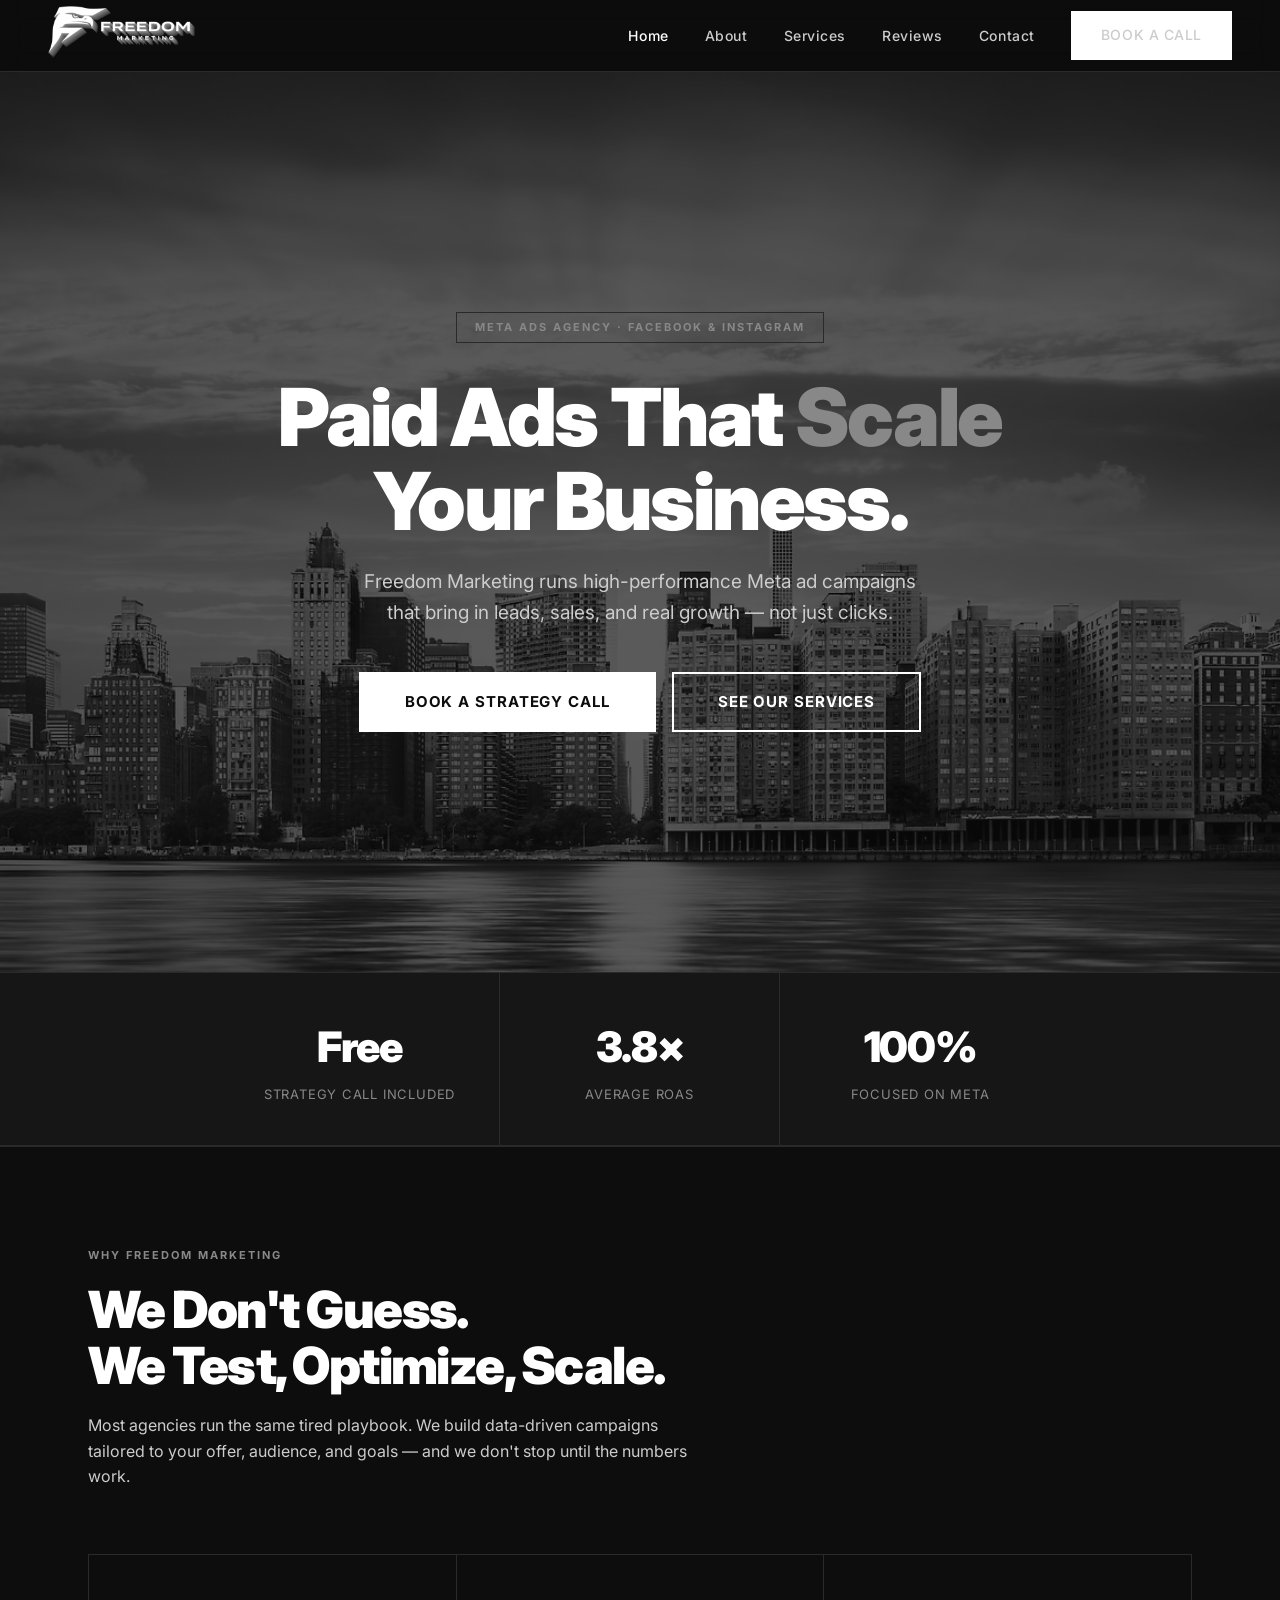
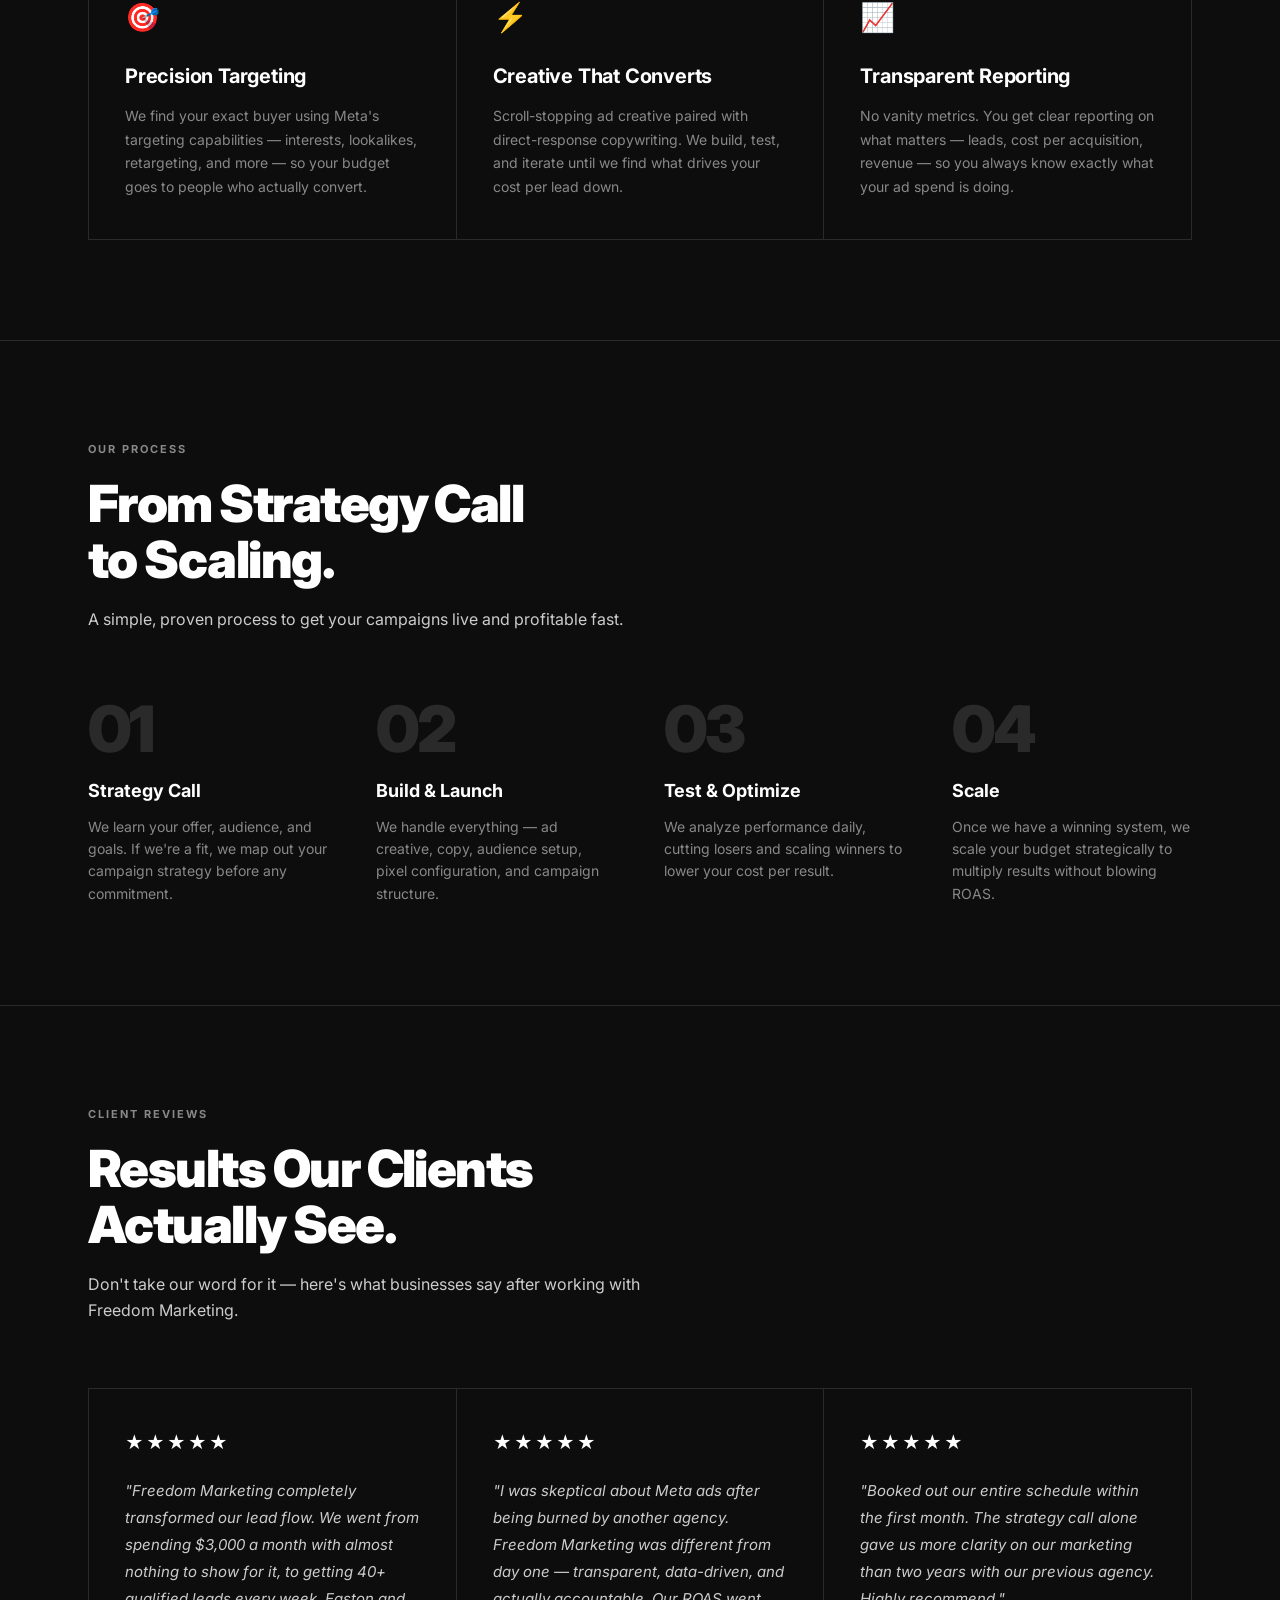
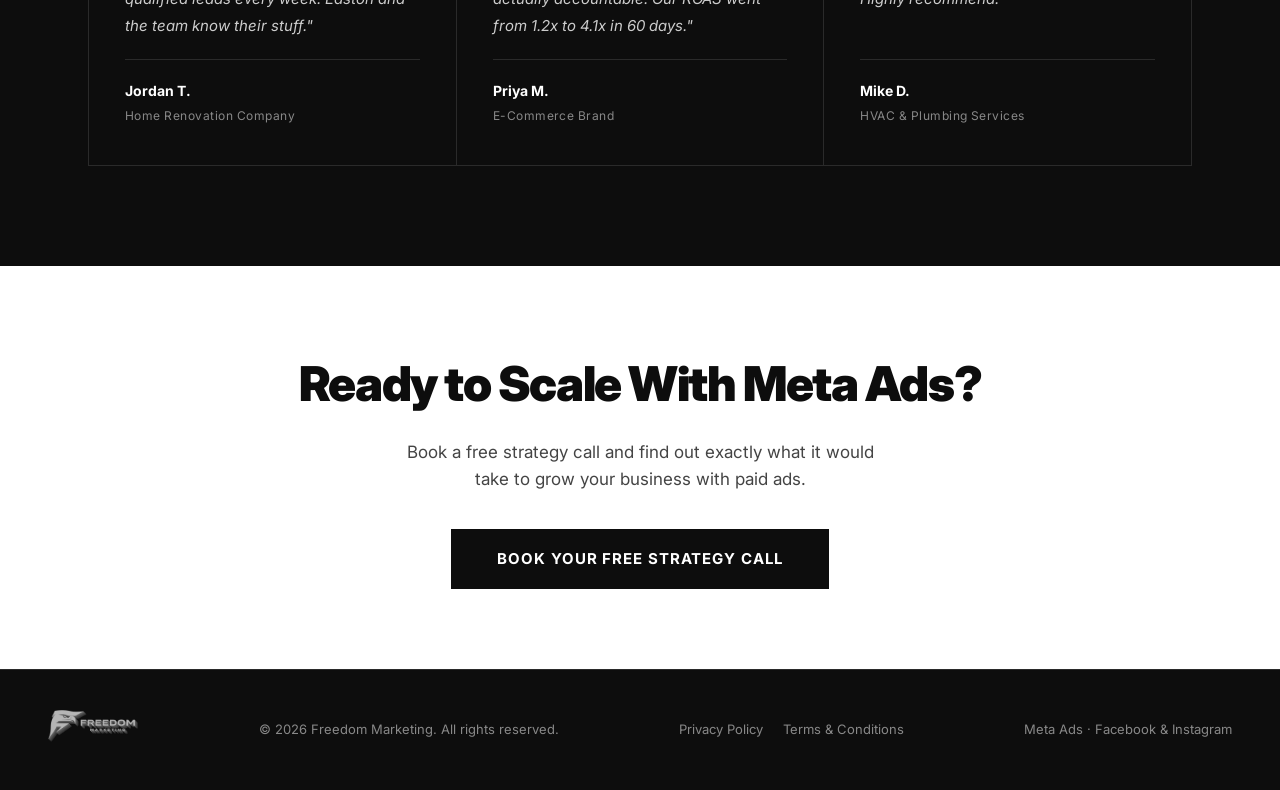
<file: index.html>
<!DOCTYPE html>
<html lang="en">
<head>
  <meta charset="UTF-8" />
  <meta name="viewport" content="width=device-width, initial-scale=1.0" />
  <title>Freedom Marketing — Meta Ads That Scale</title>
  <link rel="stylesheet" href="styles.css" />
</head>
<body>

  <!-- NAV -->
  <nav>
    <a class="nav-logo" href="index.html">
      <img src="logo.png" alt="Freedom Marketing" />
    </a>
    <ul class="nav-links" id="navLinks">
      <li><a href="index.html" class="active">Home</a></li>
      <li><a href="about.html">About</a></li>
      <li><a href="services.html">Services</a></li>
      <li><a href="reviews.html">Reviews</a></li>
      <li><a href="contact.html">Contact</a></li>
      <li><a href="contact.html#book" class="btn">Book a Call</a></li>
    </ul>
    <div class="hamburger" id="hamburger" onclick="toggleNav()">
      <span></span><span></span><span></span>
    </div>
  </nav>

  <main>

    <!-- HERO -->
    <div class="hero">
      <span class="hero-tag">Meta Ads Agency · Facebook &amp; Instagram</span>
      <h1>Paid Ads That <span>Scale</span><br>Your Business.</h1>
      <p>Freedom Marketing runs high-performance Meta ad campaigns that bring in leads, sales, and real growth — not just clicks.</p>
      <div class="hero-cta">
        <!-- Replace href with your Calendly or booking link -->
        <a href="contact.html#book" class="btn btn-lg">Book a Strategy Call</a>
        <a href="services.html" class="btn btn-lg btn-outline">See Our Services</a>
      </div>
    </div>

    <!-- STATS -->
    <div class="stats-bar">
      <div class="stat">
        <span class="stat-num">Free</span>
        <span class="stat-label">Strategy Call Included</span>
      </div>
      <div class="stat">
        <span class="stat-num">3.8×</span>
        <span class="stat-label">Average ROAS</span>
      </div>
      <div class="stat">
        <span class="stat-num">100%</span>
        <span class="stat-label">Focused on Meta</span>
      </div>
    </div>

    <hr class="divider" />

    <!-- WHY FREEDOM -->
    <section>
      <span class="section-tag">Why Freedom Marketing</span>
      <h2>We Don't Guess.<br>We Test, Optimize, Scale.</h2>
      <p>Most agencies run the same tired playbook. We build data-driven campaigns tailored to your offer, audience, and goals — and we don't stop until the numbers work.</p>

      <div class="cards">
        <div class="card">
          <span class="card-icon">🎯</span>
          <h3>Precision Targeting</h3>
          <p>We find your exact buyer using Meta's targeting capabilities — interests, lookalikes, retargeting, and more — so your budget goes to people who actually convert.</p>
        </div>
        <div class="card">
          <span class="card-icon">⚡</span>
          <h3>Creative That Converts</h3>
          <p>Scroll-stopping ad creative paired with direct-response copywriting. We build, test, and iterate until we find what drives your cost per lead down.</p>
        </div>
        <div class="card">
          <span class="card-icon">📈</span>
          <h3>Transparent Reporting</h3>
          <p>No vanity metrics. You get clear reporting on what matters — leads, cost per acquisition, revenue — so you always know exactly what your ad spend is doing.</p>
        </div>
      </div>
    </section>

    <hr class="divider" />

    <!-- PROCESS -->
    <section>
      <span class="section-tag">Our Process</span>
      <h2>From Strategy Call<br>to Scaling.</h2>
      <p>A simple, proven process to get your campaigns live and profitable fast.</p>

      <div class="process">
        <div class="step">
          <span class="step-num">01</span>
          <h3>Strategy Call</h3>
          <p>We learn your offer, audience, and goals. If we're a fit, we map out your campaign strategy before any commitment.</p>
        </div>
        <div class="step">
          <span class="step-num">02</span>
          <h3>Build &amp; Launch</h3>
          <p>We handle everything — ad creative, copy, audience setup, pixel configuration, and campaign structure.</p>
        </div>
        <div class="step">
          <span class="step-num">03</span>
          <h3>Test &amp; Optimize</h3>
          <p>We analyze performance daily, cutting losers and scaling winners to lower your cost per result.</p>
        </div>
        <div class="step">
          <span class="step-num">04</span>
          <h3>Scale</h3>
          <p>Once we have a winning system, we scale your budget strategically to multiply results without blowing ROAS.</p>
        </div>
      </div>
    </section>

    <hr class="divider" />

    <!-- REVIEWS -->
    <section>
      <span class="section-tag">Client Reviews</span>
      <h2>Results Our Clients<br>Actually See.</h2>
      <p>Don't take our word for it — here's what businesses say after working with Freedom Marketing.</p>

      <div class="reviews">

        <div class="review-card">
          <div class="stars">★★★★★</div>
          <p class="review-text">"Freedom Marketing completely transformed our lead flow. We went from spending $3,000 a month with almost nothing to show for it, to getting 40+ qualified leads every week. Easton and the team know their stuff."</p>
          <div class="reviewer">
            <div class="reviewer-info">
              <span class="reviewer-name">Jordan T.</span>
              <span class="reviewer-biz">Home Renovation Company</span>
            </div>
          </div>
        </div>

        <div class="review-card">
          <div class="stars">★★★★★</div>
          <p class="review-text">"I was skeptical about Meta ads after being burned by another agency. Freedom Marketing was different from day one — transparent, data-driven, and actually accountable. Our ROAS went from 1.2x to 4.1x in 60 days."</p>
          <div class="reviewer">
            <div class="reviewer-info">
              <span class="reviewer-name">Priya M.</span>
              <span class="reviewer-biz">E-Commerce Brand</span>
            </div>
          </div>
        </div>

        <div class="review-card">
          <div class="stars">★★★★★</div>
          <p class="review-text">"Booked out our entire schedule within the first month. The strategy call alone gave us more clarity on our marketing than two years with our previous agency. Highly recommend."</p>
          <div class="reviewer">
            <div class="reviewer-info">
              <span class="reviewer-name">Mike D.</span>
              <span class="reviewer-biz">HVAC &amp; Plumbing Services</span>
            </div>
          </div>
        </div>

      </div>
    </section>

    <!-- CTA BAND -->
    <div class="cta-band">
      <h2>Ready to Scale With Meta Ads?</h2>
      <p>Book a free strategy call and find out exactly what it would take to grow your business with paid ads.</p>
      <!-- Replace href with your Calendly or booking link -->
      <a href="contact.html#book" class="btn btn-lg">Book Your Free Strategy Call</a>
    </div>

  </main>

  <!-- FOOTER -->
  <footer>
    <div class="footer-logo">
      <img src="logo.png" alt="Freedom Marketing" />
    </div>
    <p>&copy; 2026 Freedom Marketing. All rights reserved.</p>
    <div class="footer-links">
      <a href="privacy.html">Privacy Policy</a>
      <a href="terms.html">Terms &amp; Conditions</a>
    </div>
    <p style="color: var(--gray); font-size: 13px;">Meta Ads · Facebook &amp; Instagram</p>
  </footer>

  <script>
    function toggleNav() {
      document.getElementById('navLinks').classList.toggle('open');
    }
  </script>
</body>
</html>
</file>
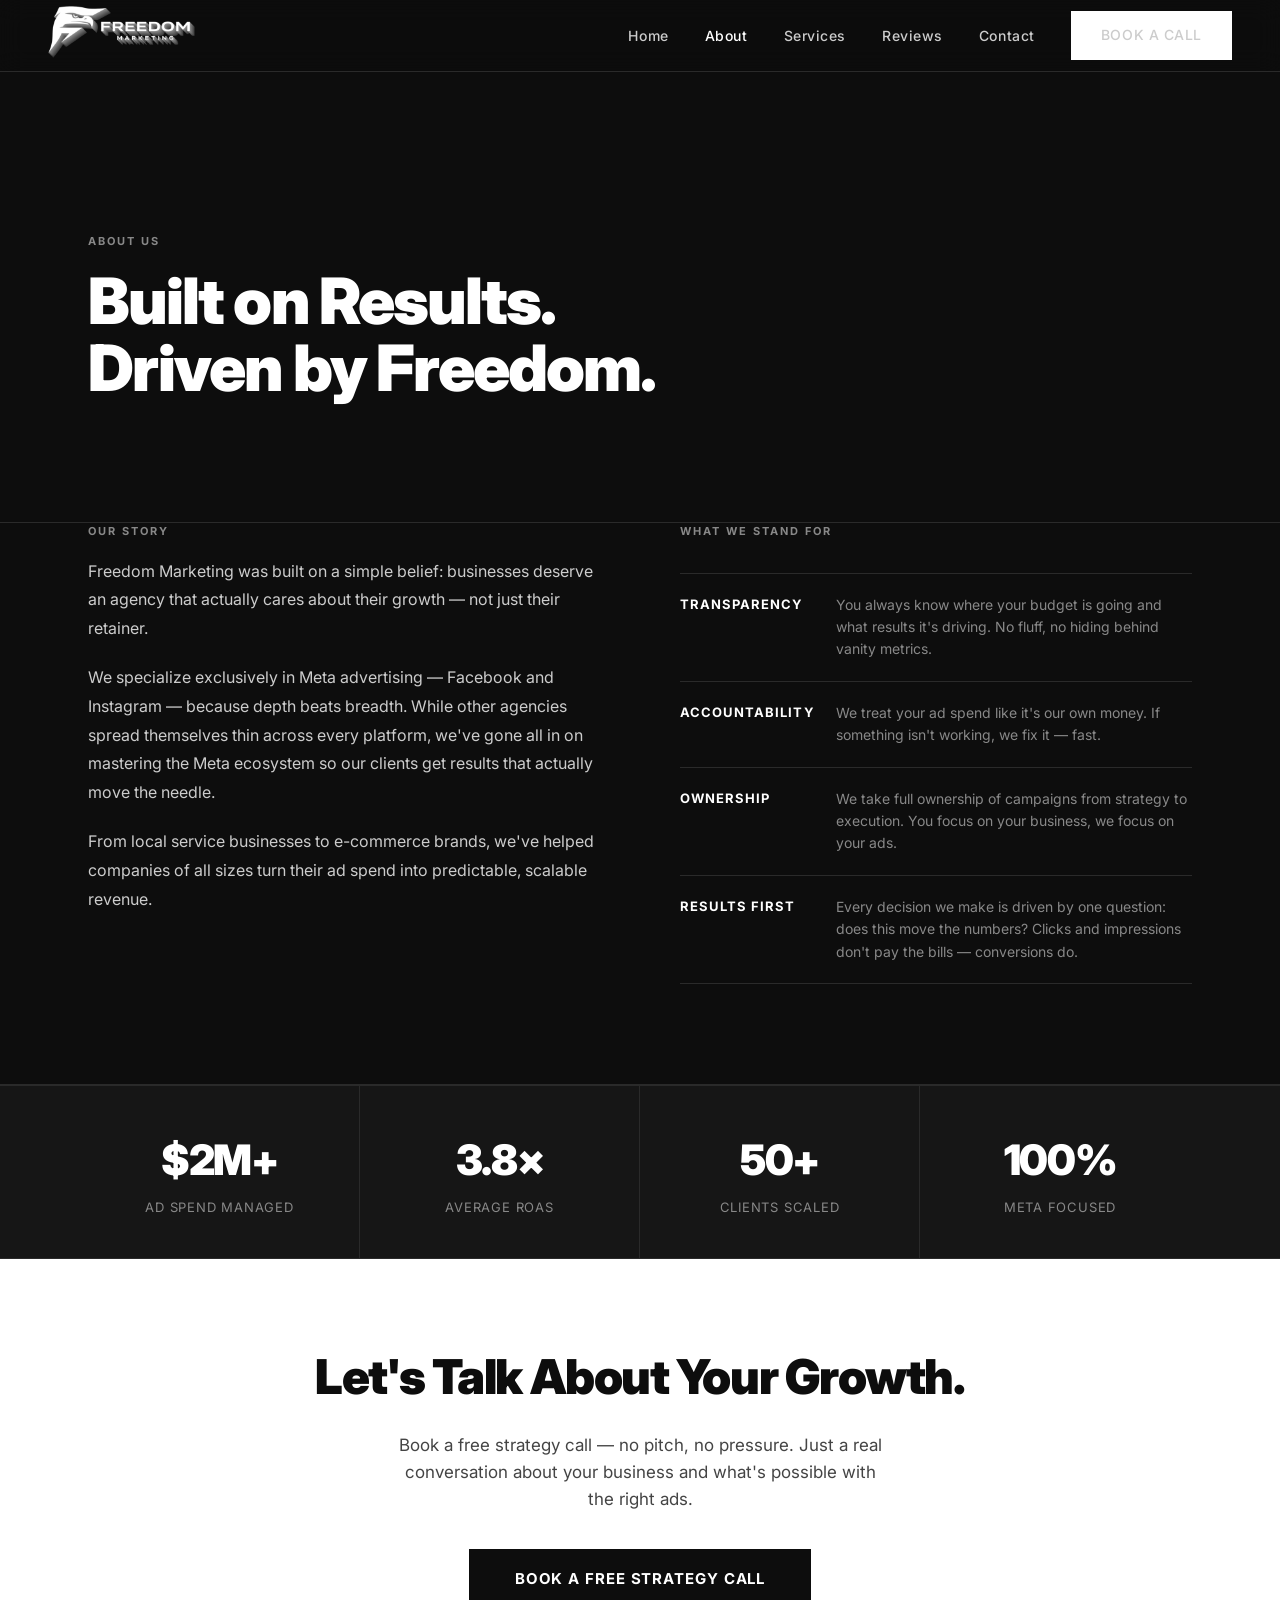
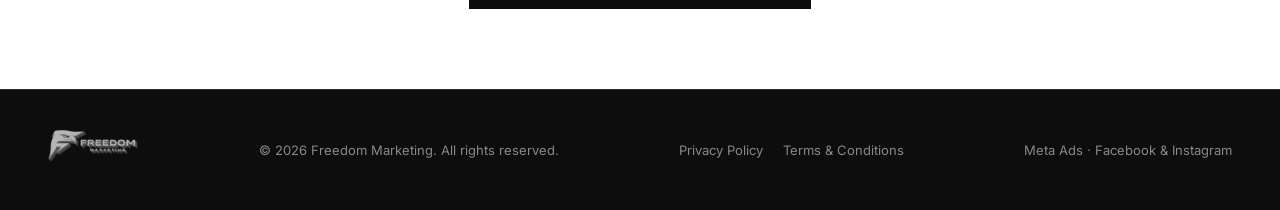
<file: about.html>
<!DOCTYPE html>
<html lang="en">
<head>
  <meta charset="UTF-8" />
  <meta name="viewport" content="width=device-width, initial-scale=1.0" />
  <title>About — Freedom Marketing</title>
  <link rel="stylesheet" href="styles.css" />
</head>
<body>

  <!-- NAV -->
  <nav>
    <a class="nav-logo" href="index.html">
      <img src="logo.png" alt="Freedom Marketing" />
    </a>
    <ul class="nav-links" id="navLinks">
      <li><a href="index.html">Home</a></li>
      <li><a href="about.html" class="active">About</a></li>
      <li><a href="services.html">Services</a></li>
      <li><a href="reviews.html">Reviews</a></li>
      <li><a href="contact.html">Contact</a></li>
      <li><a href="contact.html#book" class="btn">Book a Call</a></li>
    </ul>
    <div class="hamburger" id="hamburger" onclick="toggleNav()">
      <span></span><span></span><span></span>
    </div>
  </nav>

  <main>

    <!-- ABOUT HERO -->
    <div class="about-hero">
      <span class="section-tag">About Us</span>
      <h2 style="font-size: clamp(36px, 5vw, 64px); font-weight: 900; letter-spacing: -0.03em; line-height: 1.05; max-width: 700px;">
        Built on Results.<br>Driven by Freedom.
      </h2>
    </div>

    <hr class="divider" />

    <!-- ABOUT CONTENT -->
    <div class="about-grid">
      <div>
        <span class="section-tag">Our Story</span>
        <p>Freedom Marketing was built on a simple belief: businesses deserve an agency that actually cares about their growth — not just their retainer.</p>
        <p>We specialize exclusively in Meta advertising — Facebook and Instagram — because depth beats breadth. While other agencies spread themselves thin across every platform, we've gone all in on mastering the Meta ecosystem so our clients get results that actually move the needle.</p>
        <p>From local service businesses to e-commerce brands, we've helped companies of all sizes turn their ad spend into predictable, scalable revenue.</p>
      </div>

      <div>
        <span class="section-tag">What We Stand For</span>
        <ul class="values-list">
          <li>
            <span class="val-title">Transparency</span>
            <span class="val-desc">You always know where your budget is going and what results it's driving. No fluff, no hiding behind vanity metrics.</span>
          </li>
          <li>
            <span class="val-title">Accountability</span>
            <span class="val-desc">We treat your ad spend like it's our own money. If something isn't working, we fix it — fast.</span>
          </li>
          <li>
            <span class="val-title">Ownership</span>
            <span class="val-desc">We take full ownership of campaigns from strategy to execution. You focus on your business, we focus on your ads.</span>
          </li>
          <li>
            <span class="val-title">Results First</span>
            <span class="val-desc">Every decision we make is driven by one question: does this move the numbers? Clicks and impressions don't pay the bills — conversions do.</span>
          </li>
        </ul>
      </div>
    </div>

    <hr class="divider" />

    <!-- STATS -->
    <div class="stats-bar">
      <div class="stat">
        <span class="stat-num">$2M+</span>
        <span class="stat-label">Ad Spend Managed</span>
      </div>
      <div class="stat">
        <span class="stat-num">3.8×</span>
        <span class="stat-label">Average ROAS</span>
      </div>
      <div class="stat">
        <span class="stat-num">50+</span>
        <span class="stat-label">Clients Scaled</span>
      </div>
      <div class="stat">
        <span class="stat-num">100%</span>
        <span class="stat-label">Meta Focused</span>
      </div>
    </div>

    <!-- CTA BAND -->
    <div class="cta-band">
      <h2>Let's Talk About Your Growth.</h2>
      <p>Book a free strategy call — no pitch, no pressure. Just a real conversation about your business and what's possible with the right ads.</p>
      <a href="contact.html#book" class="btn btn-lg">Book a Free Strategy Call</a>
    </div>

  </main>

  <!-- FOOTER -->
  <footer>
    <div class="footer-logo">
      <img src="logo.png" alt="Freedom Marketing" />
    </div>
    <p>&copy; 2026 Freedom Marketing. All rights reserved.</p>
    <div class="footer-links">
      <a href="privacy.html">Privacy Policy</a>
      <a href="terms.html">Terms &amp; Conditions</a>
    </div>
    <p style="color: var(--gray); font-size: 13px;">Meta Ads · Facebook &amp; Instagram</p>
  </footer>

  <script>
    function toggleNav() {
      document.getElementById('navLinks').classList.toggle('open');
    }
  </script>
</body>
</html>
</file>
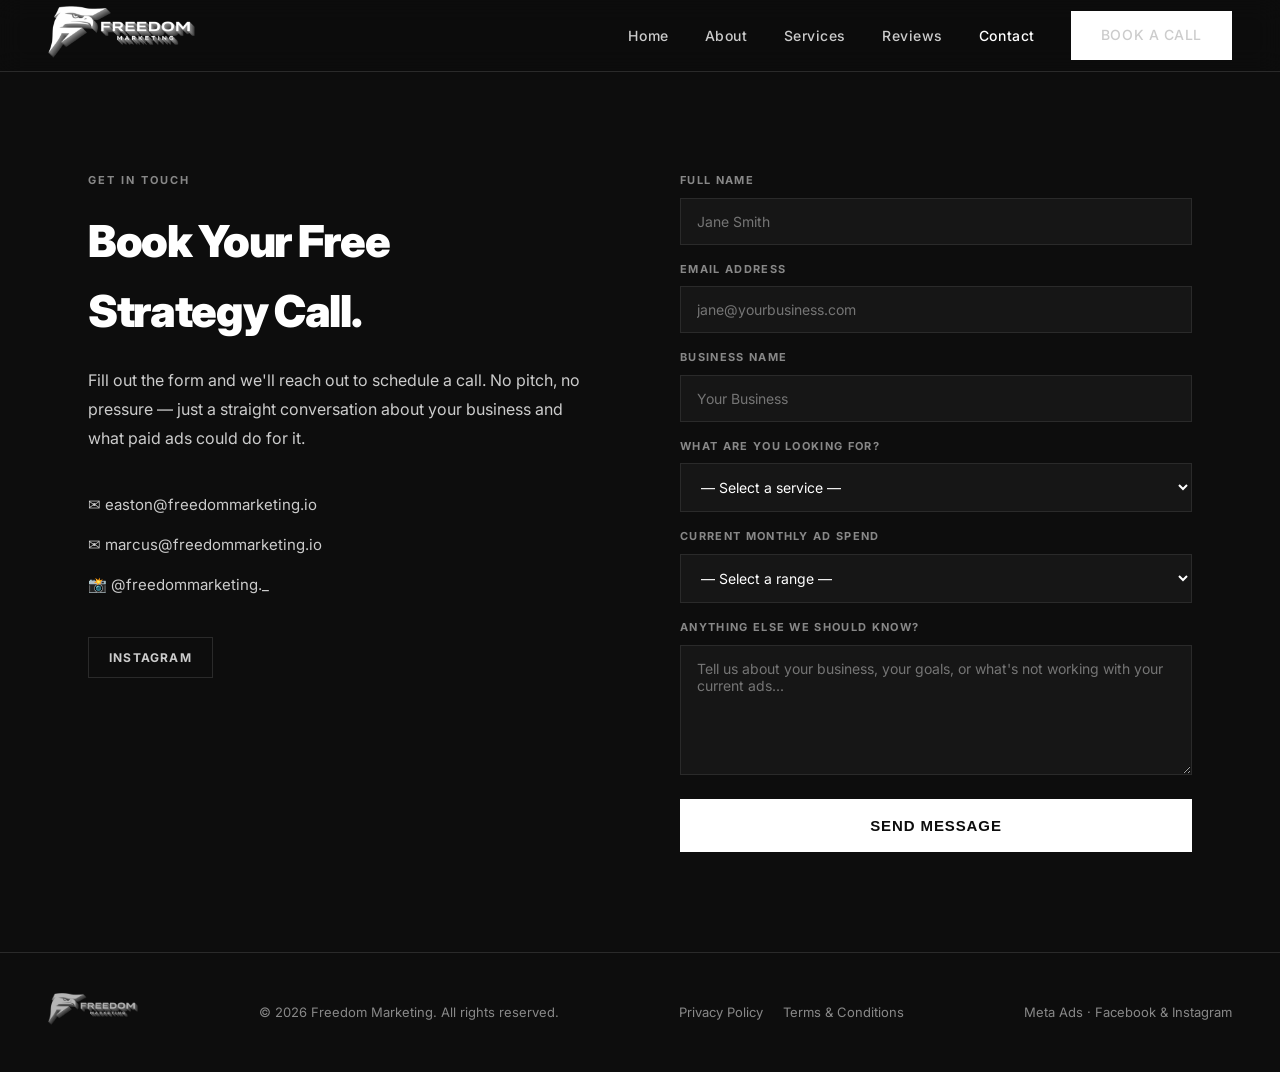
<file: contact.html>
<!DOCTYPE html>
<html lang="en">
<head>
  <meta charset="UTF-8" />
  <meta name="viewport" content="width=device-width, initial-scale=1.0" />
  <title>Contact — Freedom Marketing</title>
  <link rel="stylesheet" href="styles.css" />
</head>
<body>

  <!-- NAV -->
  <nav>
    <a class="nav-logo" href="index.html">
      <img src="logo.png" alt="Freedom Marketing" />
    </a>
    <ul class="nav-links" id="navLinks">
      <li><a href="index.html">Home</a></li>
      <li><a href="about.html">About</a></li>
      <li><a href="services.html">Services</a></li>
      <li><a href="reviews.html">Reviews</a></li>
      <li><a href="contact.html" class="active">Contact</a></li>
      <li><a href="#book" class="btn">Book a Call</a></li>
    </ul>
    <div class="hamburger" id="hamburger" onclick="toggleNav()">
      <span></span><span></span><span></span>
    </div>
  </nav>

  <main>

    <div class="contact-wrap" id="book">

      <!-- LEFT: INFO -->
      <div class="contact-info">
        <span class="section-tag">Get In Touch</span>
        <h2>Book Your Free<br>Strategy Call.</h2>
        <p>Fill out the form and we'll reach out to schedule a call. No pitch, no pressure — just a straight conversation about your business and what paid ads could do for it.</p>

        <div class="contact-detail">
          <!-- Replace with your real email -->
          <a href="mailto:easton@freedommarketing.io">✉ easton@freedommarketing.io</a>
          <a href="mailto:marcus@freedommarketing.io">✉ marcus@freedommarketing.io</a>
          <a href="https://instagram.com/freedommarketing._" target="_blank" rel="noopener">📸 @freedommarketing._</a>
        </div>

        <div class="socials">
          <a class="social-link" href="https://instagram.com/freedommarketing._" target="_blank" rel="noopener">Instagram</a>
        </div>
      </div>

      <!-- RIGHT: FORM -->
      <div>
        <form id="contactForm" action="https://formspree.io/f/xzdkgbdo" method="POST">

          <div class="form-group">
            <label for="name">Full Name</label>
            <input type="text" id="name" name="name" placeholder="Jane Smith" required />
          </div>

          <div class="form-group">
            <label for="email">Email Address</label>
            <input type="email" id="email" name="email" placeholder="jane@yourbusiness.com" required />
          </div>

          <div class="form-group">
            <label for="business">Business Name</label>
            <input type="text" id="business" name="business" placeholder="Your Business" />
          </div>

          <div class="form-group">
            <label for="service">What are you looking for?</label>
            <select id="service" name="service">
              <option value="">— Select a service —</option>
              <option value="meta-ads">Meta Ads Management</option>
              <option value="lead-gen">Lead Generation</option>
              <option value="ecommerce">E-Commerce Scaling</option>
              <option value="creative">Ad Creative &amp; Copy</option>
              <option value="audit">Ad Account Audit</option>
              <option value="other">Not sure — just want to chat</option>
            </select>
          </div>

          <div class="form-group">
            <label for="spend">Current Monthly Ad Spend</label>
            <select id="spend" name="spend">
              <option value="">— Select a range —</option>
              <option value="0">Not running ads yet</option>
              <option value="1k">$500 – $2,000 / month</option>
              <option value="5k">$2,000 – $5,000 / month</option>
              <option value="10k">$5,000 – $10,000 / month</option>
              <option value="10k+">$10,000+ / month</option>
            </select>
          </div>

          <div class="form-group">
            <label for="message">Anything else we should know?</label>
            <textarea id="message" name="message" placeholder="Tell us about your business, your goals, or what's not working with your current ads..."></textarea>
          </div>

          <button type="submit" class="btn btn-lg" style="width: 100%; margin-top: 8px;">
            Send Message
          </button>

          <div id="formMsg" style="display:none; margin-top: 16px; font-size: 14px; color: var(--light);"></div>
        </form>
      </div>

    </div>

  </main>

  <!-- FOOTER -->
  <footer>
    <div class="footer-logo">
      <img src="logo.png" alt="Freedom Marketing" />
    </div>
    <p>&copy; 2026 Freedom Marketing. All rights reserved.</p>
    <div class="footer-links">
      <a href="privacy.html">Privacy Policy</a>
      <a href="terms.html">Terms &amp; Conditions</a>
    </div>
    <p style="color: var(--gray); font-size: 13px;">Meta Ads · Facebook &amp; Instagram</p>
  </footer>

  <script>
    function toggleNav() {
      document.getElementById('navLinks').classList.toggle('open');
    }

  </script>
</body>
</html>
</file>
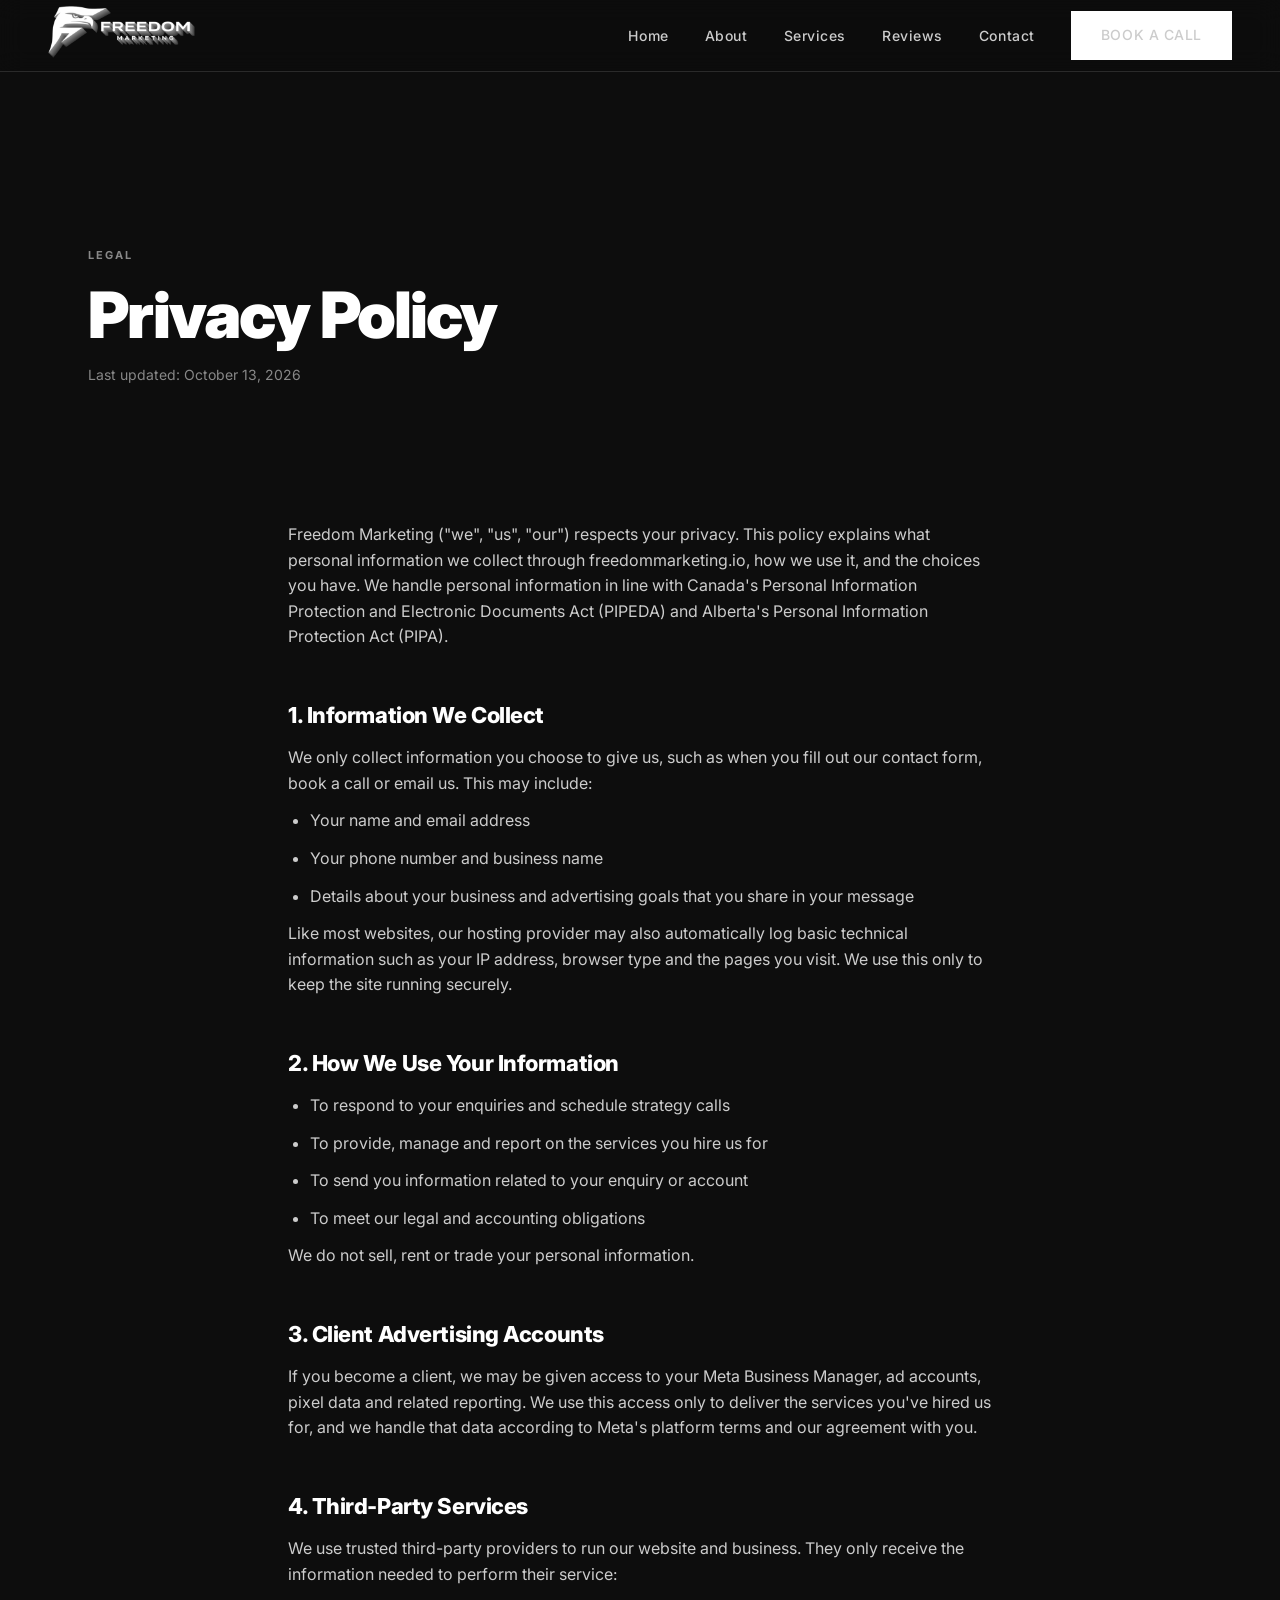
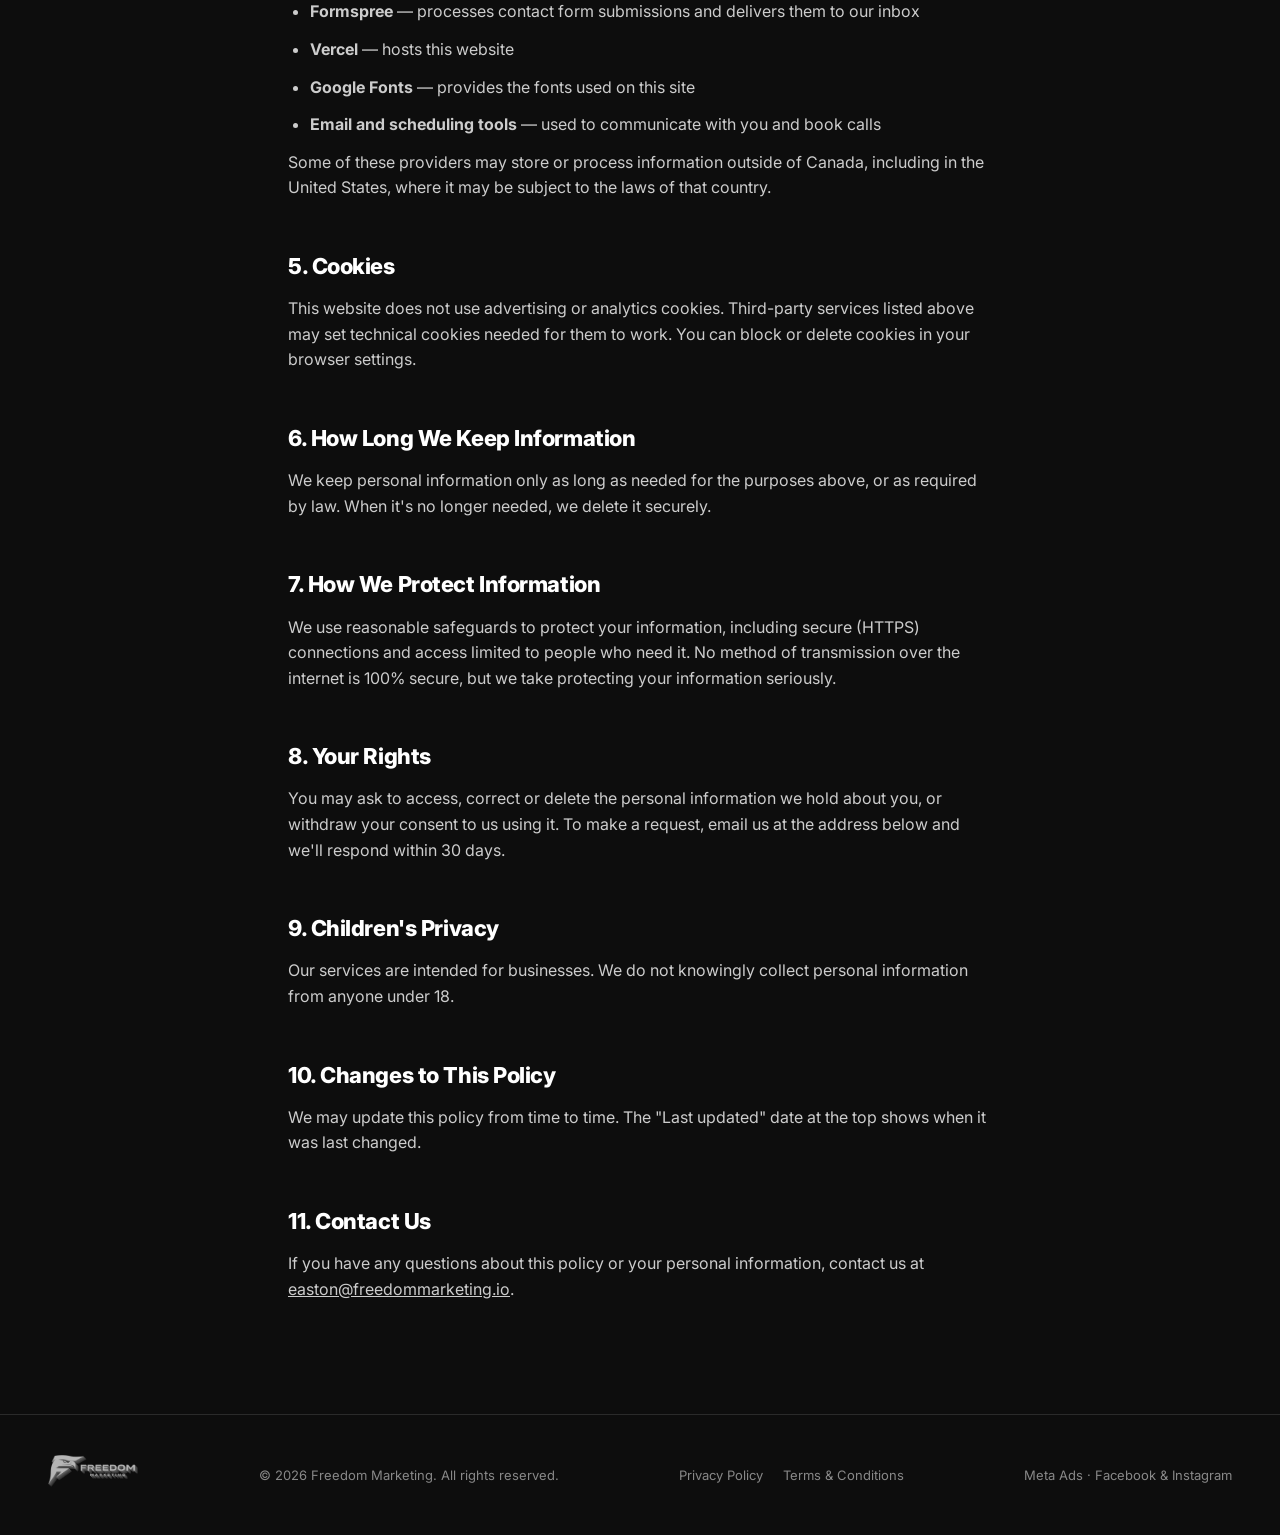
<file: privacy.html>
<!DOCTYPE html>
<html lang="en">
<head>
  <meta charset="UTF-8" />
  <meta name="viewport" content="width=device-width, initial-scale=1.0" />
  <title>Privacy Policy — Freedom Marketing</title>
  <link rel="stylesheet" href="styles.css" />
</head>
<body>

  <!-- NAV -->
  <nav>
    <a class="nav-logo" href="index.html">
      <img src="logo.png" alt="Freedom Marketing" />
    </a>
    <ul class="nav-links" id="navLinks">
      <li><a href="index.html">Home</a></li>
      <li><a href="about.html">About</a></li>
      <li><a href="services.html">Services</a></li>
      <li><a href="reviews.html">Reviews</a></li>
      <li><a href="contact.html">Contact</a></li>
      <li><a href="contact.html#book" class="btn">Book a Call</a></li>
    </ul>
    <div class="hamburger" id="hamburger" onclick="toggleNav()">
      <span></span><span></span><span></span>
    </div>
  </nav>

  <main>

    <!-- LEGAL HERO -->
    <div class="about-hero">
      <span class="section-tag">Legal</span>
      <h2 style="font-size: clamp(36px, 5vw, 64px); font-weight: 900; letter-spacing: -0.03em; line-height: 1.05;">
        Privacy Policy
      </h2>
      <p class="legal-updated">Last updated: October 13, 2026</p>
    </div>

    <div class="legal">
      <p>Freedom Marketing ("we", "us", "our") respects your privacy. This policy explains what personal information we collect through freedommarketing.io, how we use it, and the choices you have. We handle personal information in line with Canada's Personal Information Protection and Electronic Documents Act (PIPEDA) and Alberta's Personal Information Protection Act (PIPA).</p>

      <h3>1. Information We Collect</h3>
      <p>We only collect information you choose to give us, such as when you fill out our contact form, book a call or email us. This may include:</p>
      <ul>
        <li>Your name and email address</li>
        <li>Your phone number and business name</li>
        <li>Details about your business and advertising goals that you share in your message</li>
      </ul>
      <p>Like most websites, our hosting provider may also automatically log basic technical information such as your IP address, browser type and the pages you visit. We use this only to keep the site running securely.</p>

      <h3>2. How We Use Your Information</h3>
      <ul>
        <li>To respond to your enquiries and schedule strategy calls</li>
        <li>To provide, manage and report on the services you hire us for</li>
        <li>To send you information related to your enquiry or account</li>
        <li>To meet our legal and accounting obligations</li>
      </ul>
      <p>We do not sell, rent or trade your personal information.</p>

      <h3>3. Client Advertising Accounts</h3>
      <p>If you become a client, we may be given access to your Meta Business Manager, ad accounts, pixel data and related reporting. We use this access only to deliver the services you've hired us for, and we handle that data according to Meta's platform terms and our agreement with you.</p>

      <h3>4. Third-Party Services</h3>
      <p>We use trusted third-party providers to run our website and business. They only receive the information needed to perform their service:</p>
      <ul>
        <li><strong>Formspree</strong> — processes contact form submissions and delivers them to our inbox</li>
        <li><strong>Vercel</strong> — hosts this website</li>
        <li><strong>Google Fonts</strong> — provides the fonts used on this site</li>
        <li><strong>Email and scheduling tools</strong> — used to communicate with you and book calls</li>
      </ul>
      <p>Some of these providers may store or process information outside of Canada, including in the United States, where it may be subject to the laws of that country.</p>

      <h3>5. Cookies</h3>
      <p>This website does not use advertising or analytics cookies. Third-party services listed above may set technical cookies needed for them to work. You can block or delete cookies in your browser settings.</p>

      <h3>6. How Long We Keep Information</h3>
      <p>We keep personal information only as long as needed for the purposes above, or as required by law. When it's no longer needed, we delete it securely.</p>

      <h3>7. How We Protect Information</h3>
      <p>We use reasonable safeguards to protect your information, including secure (HTTPS) connections and access limited to people who need it. No method of transmission over the internet is 100% secure, but we take protecting your information seriously.</p>

      <h3>8. Your Rights</h3>
      <p>You may ask to access, correct or delete the personal information we hold about you, or withdraw your consent to us using it. To make a request, email us at the address below and we'll respond within 30 days.</p>

      <h3>9. Children's Privacy</h3>
      <p>Our services are intended for businesses. We do not knowingly collect personal information from anyone under 18.</p>

      <h3>10. Changes to This Policy</h3>
      <p>We may update this policy from time to time. The "Last updated" date at the top shows when it was last changed.</p>

      <h3>11. Contact Us</h3>
      <p>If you have any questions about this policy or your personal information, contact us at <a href="mailto:easton@freedommarketing.io">easton@freedommarketing.io</a>.</p>
    </div>

  </main>

  <!-- FOOTER -->
  <footer>
    <div class="footer-logo">
      <img src="logo.png" alt="Freedom Marketing" />
    </div>
    <p>&copy; 2026 Freedom Marketing. All rights reserved.</p>
    <div class="footer-links">
      <a href="privacy.html">Privacy Policy</a>
      <a href="terms.html">Terms &amp; Conditions</a>
    </div>
    <p style="color: var(--gray); font-size: 13px;">Meta Ads · Facebook &amp; Instagram</p>
  </footer>

  <script>
    function toggleNav() {
      document.getElementById('navLinks').classList.toggle('open');
    }
  </script>
</body>
</html>
</file>
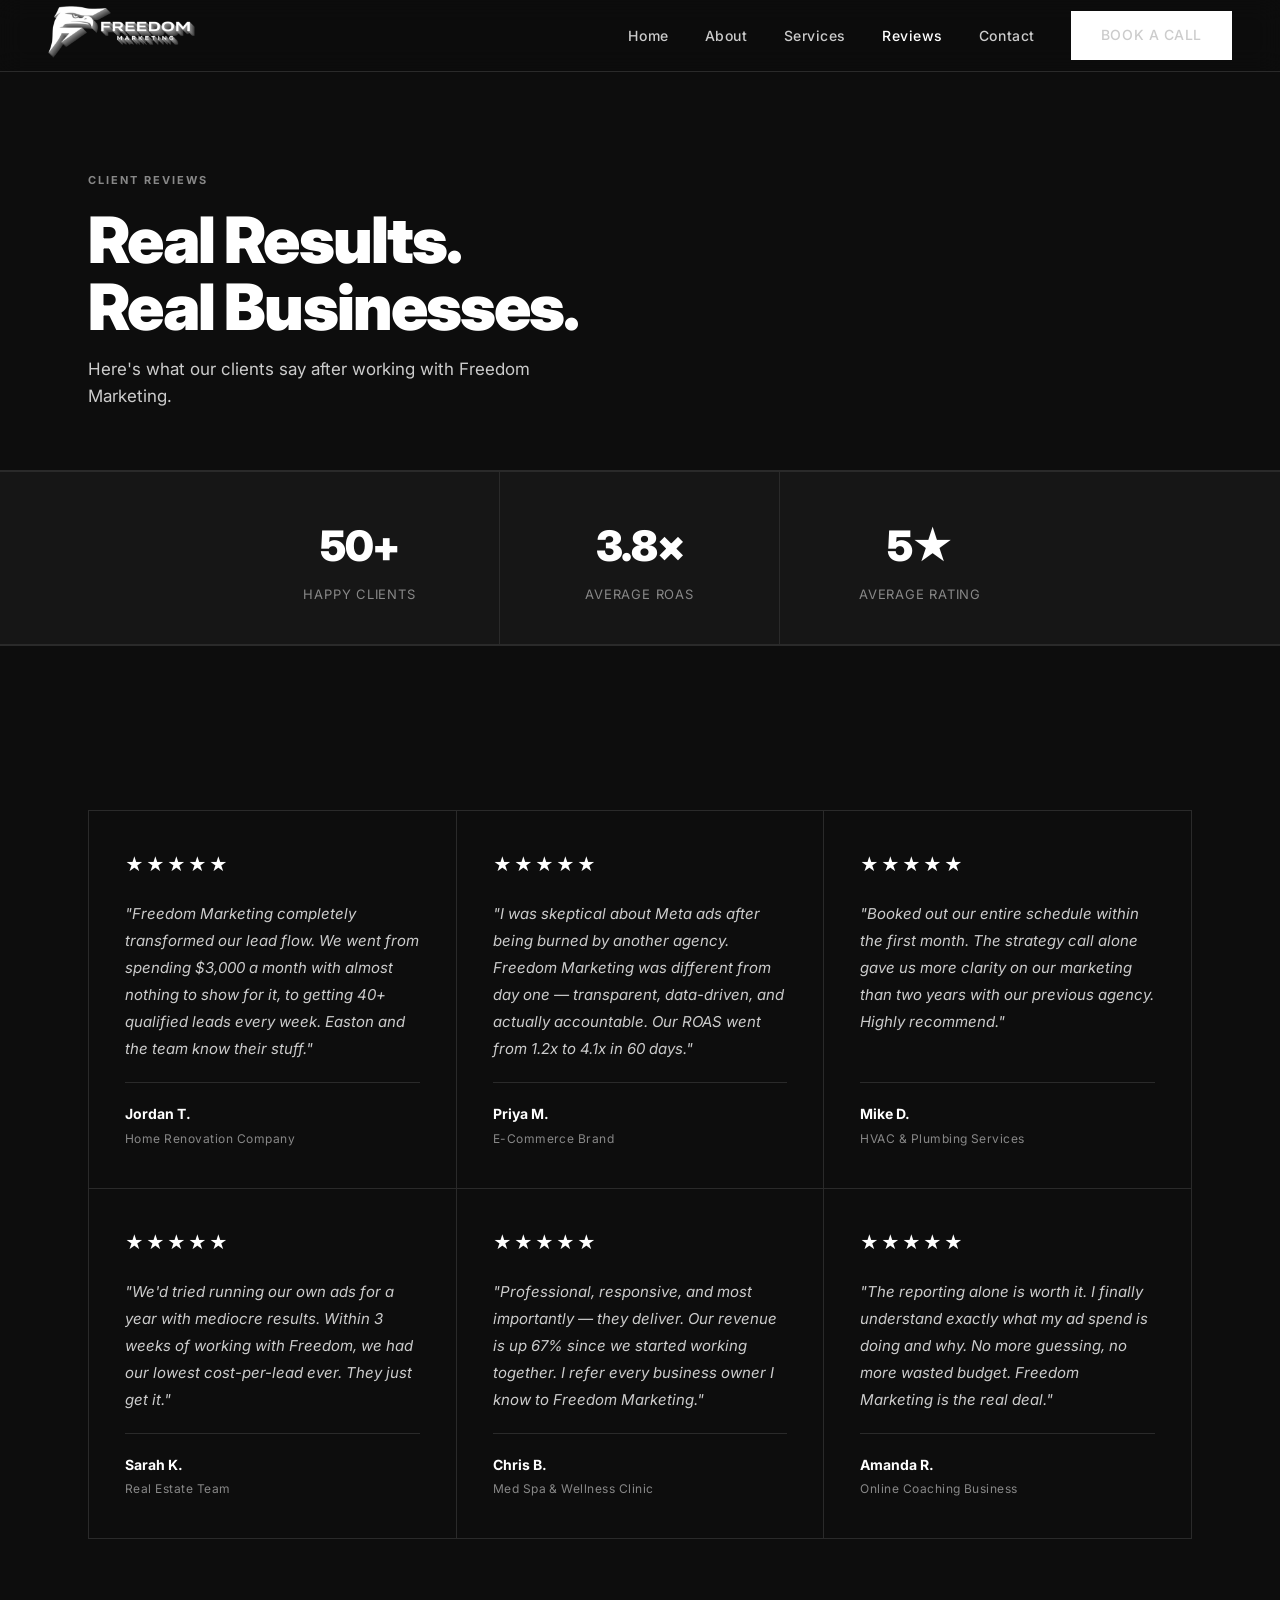
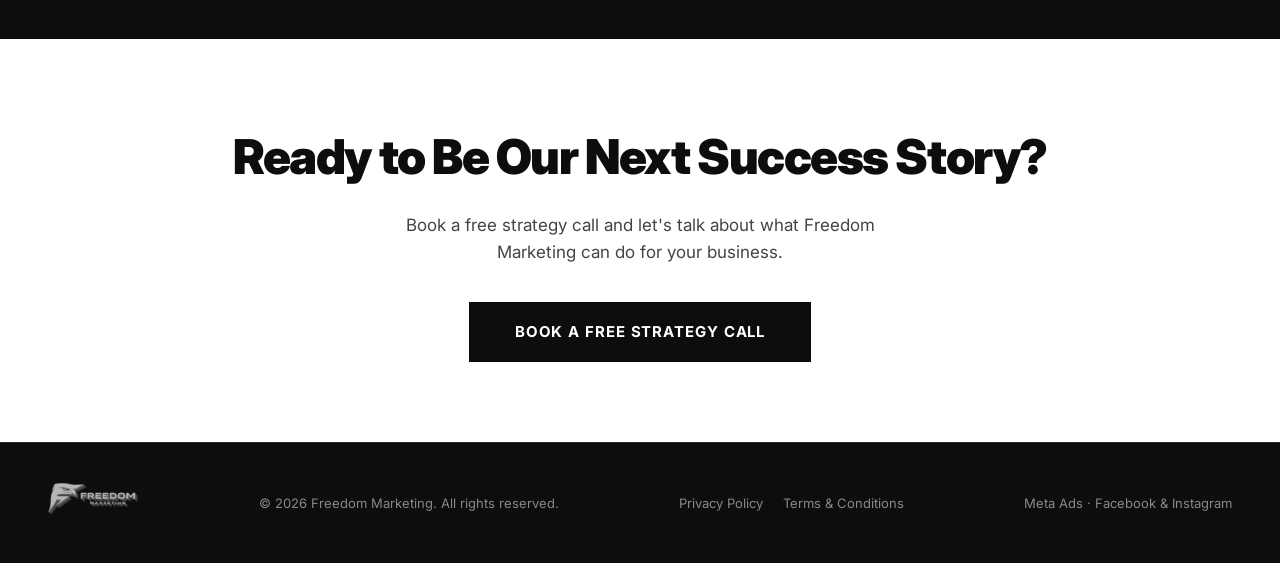
<file: reviews.html>
<!DOCTYPE html>
<html lang="en">
<head>
  <meta charset="UTF-8" />
  <meta name="viewport" content="width=device-width, initial-scale=1.0" />
  <title>Client Reviews — Freedom Marketing</title>
  <link rel="stylesheet" href="styles.css" />
</head>
<body>

  <!-- NAV -->
  <nav>
    <a class="nav-logo" href="index.html">
      <img src="logo.png" alt="Freedom Marketing" />
    </a>
    <ul class="nav-links" id="navLinks">
      <li><a href="index.html">Home</a></li>
      <li><a href="about.html">About</a></li>
      <li><a href="services.html">Services</a></li>
      <li><a href="reviews.html" class="active">Reviews</a></li>
      <li><a href="contact.html">Contact</a></li>
      <li><a href="contact.html#book" class="btn">Book a Call</a></li>
    </ul>
    <div class="hamburger" id="hamburger" onclick="toggleNav()">
      <span></span><span></span><span></span>
    </div>
  </nav>

  <main>

    <!-- HERO -->
    <div class="services-hero">
      <span class="section-tag">Client Reviews</span>
      <h2 style="font-size: clamp(36px, 5vw, 64px); font-weight: 900; letter-spacing: -0.03em; line-height: 1.05; max-width: 700px;">
        Real Results.<br>Real Businesses.
      </h2>
      <p style="color: var(--light); font-size: 17px; max-width: 520px; margin-top: 16px;">
        Here's what our clients say after working with Freedom Marketing.
      </p>
    </div>

    <hr class="divider" />

    <!-- STATS -->
    <div class="stats-bar">
      <div class="stat">
        <span class="stat-num">50+</span>
        <span class="stat-label">Happy Clients</span>
      </div>
      <div class="stat">
        <span class="stat-num">3.8×</span>
        <span class="stat-label">Average ROAS</span>
      </div>
      <div class="stat">
        <span class="stat-num">5★</span>
        <span class="stat-label">Average Rating</span>
      </div>
    </div>

    <hr class="divider" />

    <!-- REVIEWS GRID -->
    <section>
      <div class="reviews">

        <div class="review-card">
          <div class="stars">★★★★★</div>
          <p class="review-text">"Freedom Marketing completely transformed our lead flow. We went from spending $3,000 a month with almost nothing to show for it, to getting 40+ qualified leads every week. Easton and the team know their stuff."</p>
          <div class="reviewer">
            <div class="reviewer-info">
              <span class="reviewer-name">Jordan T.</span>
              <span class="reviewer-biz">Home Renovation Company</span>
            </div>
          </div>
        </div>

        <div class="review-card">
          <div class="stars">★★★★★</div>
          <p class="review-text">"I was skeptical about Meta ads after being burned by another agency. Freedom Marketing was different from day one — transparent, data-driven, and actually accountable. Our ROAS went from 1.2x to 4.1x in 60 days."</p>
          <div class="reviewer">
            <div class="reviewer-info">
              <span class="reviewer-name">Priya M.</span>
              <span class="reviewer-biz">E-Commerce Brand</span>
            </div>
          </div>
        </div>

        <div class="review-card">
          <div class="stars">★★★★★</div>
          <p class="review-text">"Booked out our entire schedule within the first month. The strategy call alone gave us more clarity on our marketing than two years with our previous agency. Highly recommend."</p>
          <div class="reviewer">
            <div class="reviewer-info">
              <span class="reviewer-name">Mike D.</span>
              <span class="reviewer-biz">HVAC &amp; Plumbing Services</span>
            </div>
          </div>
        </div>

        <div class="review-card">
          <div class="stars">★★★★★</div>
          <p class="review-text">"We'd tried running our own ads for a year with mediocre results. Within 3 weeks of working with Freedom, we had our lowest cost-per-lead ever. They just get it."</p>
          <div class="reviewer">
            <div class="reviewer-info">
              <span class="reviewer-name">Sarah K.</span>
              <span class="reviewer-biz">Real Estate Team</span>
            </div>
          </div>
        </div>

        <div class="review-card">
          <div class="stars">★★★★★</div>
          <p class="review-text">"Professional, responsive, and most importantly — they deliver. Our revenue is up 67% since we started working together. I refer every business owner I know to Freedom Marketing."</p>
          <div class="reviewer">
            <div class="reviewer-info">
              <span class="reviewer-name">Chris B.</span>
              <span class="reviewer-biz">Med Spa &amp; Wellness Clinic</span>
            </div>
          </div>
        </div>

        <div class="review-card">
          <div class="stars">★★★★★</div>
          <p class="review-text">"The reporting alone is worth it. I finally understand exactly what my ad spend is doing and why. No more guessing, no more wasted budget. Freedom Marketing is the real deal."</p>
          <div class="reviewer">
            <div class="reviewer-info">
              <span class="reviewer-name">Amanda R.</span>
              <span class="reviewer-biz">Online Coaching Business</span>
            </div>
          </div>
        </div>

      </div>
    </section>

    <!-- CTA BAND -->
    <div class="cta-band">
      <h2>Ready to Be Our Next Success Story?</h2>
      <p>Book a free strategy call and let's talk about what Freedom Marketing can do for your business.</p>
      <a href="contact.html#book" class="btn btn-lg">Book a Free Strategy Call</a>
    </div>

  </main>

  <!-- FOOTER -->
  <footer>
    <div class="footer-logo">
      <img src="logo.png" alt="Freedom Marketing" />
    </div>
    <p>&copy; 2026 Freedom Marketing. All rights reserved.</p>
    <div class="footer-links">
      <a href="privacy.html">Privacy Policy</a>
      <a href="terms.html">Terms &amp; Conditions</a>
    </div>
    <p style="color: var(--gray); font-size: 13px;">Meta Ads · Facebook &amp; Instagram</p>
  </footer>

  <script>
    function toggleNav() {
      document.getElementById('navLinks').classList.toggle('open');
    }
  </script>
</body>
</html>
</file>
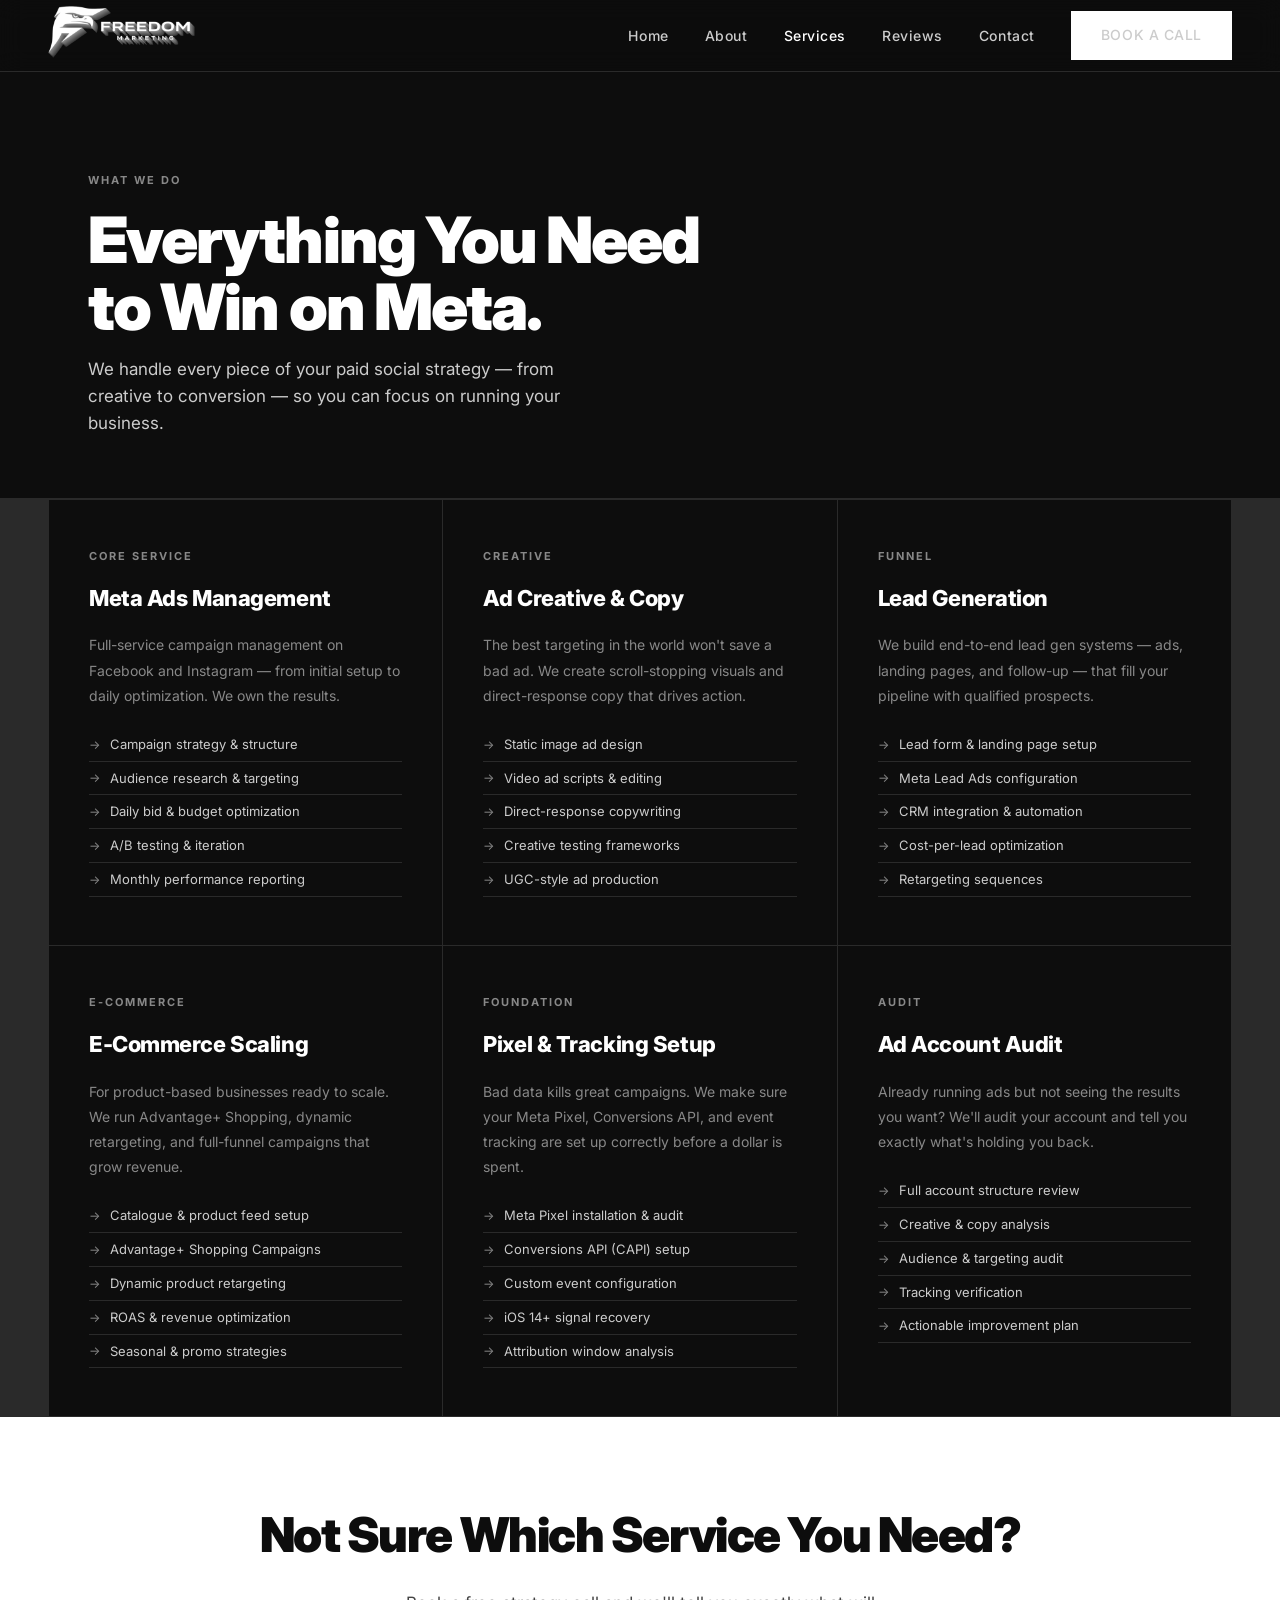
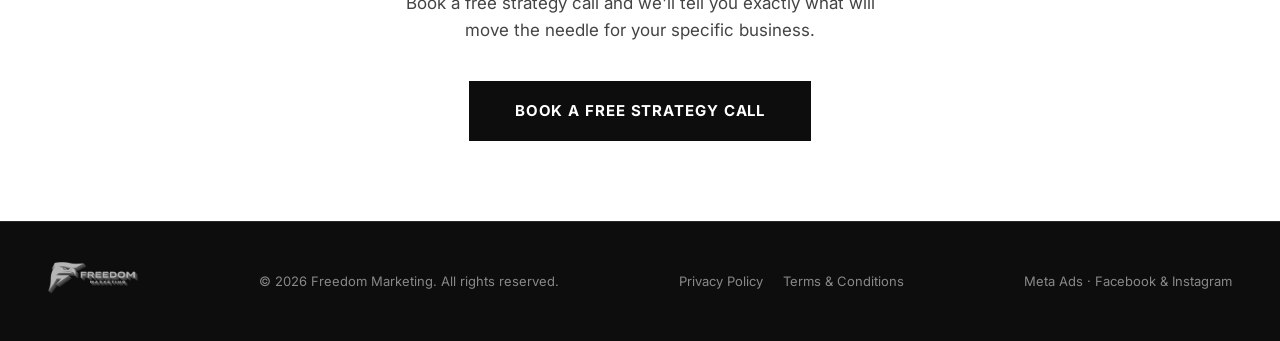
<file: services.html>
<!DOCTYPE html>
<html lang="en">
<head>
  <meta charset="UTF-8" />
  <meta name="viewport" content="width=device-width, initial-scale=1.0" />
  <title>Services — Freedom Marketing</title>
  <link rel="stylesheet" href="styles.css" />
</head>
<body>

  <!-- NAV -->
  <nav>
    <a class="nav-logo" href="index.html">
      <img src="logo.png" alt="Freedom Marketing" />
    </a>
    <ul class="nav-links" id="navLinks">
      <li><a href="index.html">Home</a></li>
      <li><a href="about.html">About</a></li>
      <li><a href="services.html" class="active">Services</a></li>
      <li><a href="reviews.html">Reviews</a></li>
      <li><a href="contact.html">Contact</a></li>
      <li><a href="contact.html#book" class="btn">Book a Call</a></li>
    </ul>
    <div class="hamburger" id="hamburger" onclick="toggleNav()">
      <span></span><span></span><span></span>
    </div>
  </nav>

  <main>

    <!-- HERO -->
    <div class="services-hero">
      <span class="section-tag">What We Do</span>
      <h2 style="font-size: clamp(36px, 5vw, 64px); font-weight: 900; letter-spacing: -0.03em; line-height: 1.05; max-width: 700px;">
        Everything You Need<br>to Win on Meta.
      </h2>
      <p style="color: var(--light); font-size: 17px; max-width: 520px; margin-top: 16px;">
        We handle every piece of your paid social strategy — from creative to conversion — so you can focus on running your business.
      </p>
    </div>

    <hr class="divider" />

    <!-- SERVICES GRID -->
    <div class="services-grid" style="padding: 0 48px; max-width: 100%; margin: 0;">
      <div style="background: var(--border); display: grid; grid-template-columns: repeat(auto-fit, minmax(320px, 1fr)); gap: 1px; width: 100%;">

        <div class="service-card">
          <span class="section-tag">Core Service</span>
          <h3>Meta Ads Management</h3>
          <p>Full-service campaign management on Facebook and Instagram — from initial setup to daily optimization. We own the results.</p>
          <ul>
            <li>Campaign strategy &amp; structure</li>
            <li>Audience research &amp; targeting</li>
            <li>Daily bid &amp; budget optimization</li>
            <li>A/B testing &amp; iteration</li>
            <li>Monthly performance reporting</li>
          </ul>
        </div>

        <div class="service-card">
          <span class="section-tag">Creative</span>
          <h3>Ad Creative &amp; Copy</h3>
          <p>The best targeting in the world won't save a bad ad. We create scroll-stopping visuals and direct-response copy that drives action.</p>
          <ul>
            <li>Static image ad design</li>
            <li>Video ad scripts &amp; editing</li>
            <li>Direct-response copywriting</li>
            <li>Creative testing frameworks</li>
            <li>UGC-style ad production</li>
          </ul>
        </div>

        <div class="service-card">
          <span class="section-tag">Funnel</span>
          <h3>Lead Generation</h3>
          <p>We build end-to-end lead gen systems — ads, landing pages, and follow-up — that fill your pipeline with qualified prospects.</p>
          <ul>
            <li>Lead form &amp; landing page setup</li>
            <li>Meta Lead Ads configuration</li>
            <li>CRM integration &amp; automation</li>
            <li>Cost-per-lead optimization</li>
            <li>Retargeting sequences</li>
          </ul>
        </div>

        <div class="service-card">
          <span class="section-tag">E-Commerce</span>
          <h3>E-Commerce Scaling</h3>
          <p>For product-based businesses ready to scale. We run Advantage+ Shopping, dynamic retargeting, and full-funnel campaigns that grow revenue.</p>
          <ul>
            <li>Catalogue &amp; product feed setup</li>
            <li>Advantage+ Shopping Campaigns</li>
            <li>Dynamic product retargeting</li>
            <li>ROAS &amp; revenue optimization</li>
            <li>Seasonal &amp; promo strategies</li>
          </ul>
        </div>

        <div class="service-card">
          <span class="section-tag">Foundation</span>
          <h3>Pixel &amp; Tracking Setup</h3>
          <p>Bad data kills great campaigns. We make sure your Meta Pixel, Conversions API, and event tracking are set up correctly before a dollar is spent.</p>
          <ul>
            <li>Meta Pixel installation &amp; audit</li>
            <li>Conversions API (CAPI) setup</li>
            <li>Custom event configuration</li>
            <li>iOS 14+ signal recovery</li>
            <li>Attribution window analysis</li>
          </ul>
        </div>

        <div class="service-card">
          <span class="section-tag">Audit</span>
          <h3>Ad Account Audit</h3>
          <p>Already running ads but not seeing the results you want? We'll audit your account and tell you exactly what's holding you back.</p>
          <ul>
            <li>Full account structure review</li>
            <li>Creative &amp; copy analysis</li>
            <li>Audience &amp; targeting audit</li>
            <li>Tracking verification</li>
            <li>Actionable improvement plan</li>
          </ul>
        </div>

      </div>
    </div>

    <!-- CTA BAND -->
    <div class="cta-band" style="margin-top: 0;">
      <h2>Not Sure Which Service You Need?</h2>
      <p>Book a free strategy call and we'll tell you exactly what will move the needle for your specific business.</p>
      <a href="contact.html#book" class="btn btn-lg">Book a Free Strategy Call</a>
    </div>

  </main>

  <!-- FOOTER -->
  <footer>
    <div class="footer-logo">
      <img src="logo.png" alt="Freedom Marketing" />
    </div>
    <p>&copy; 2026 Freedom Marketing. All rights reserved.</p>
    <div class="footer-links">
      <a href="privacy.html">Privacy Policy</a>
      <a href="terms.html">Terms &amp; Conditions</a>
    </div>
    <p style="color: var(--gray); font-size: 13px;">Meta Ads · Facebook &amp; Instagram</p>
  </footer>

  <script>
    function toggleNav() {
      document.getElementById('navLinks').classList.toggle('open');
    }
  </script>
</body>
</html>
</file>
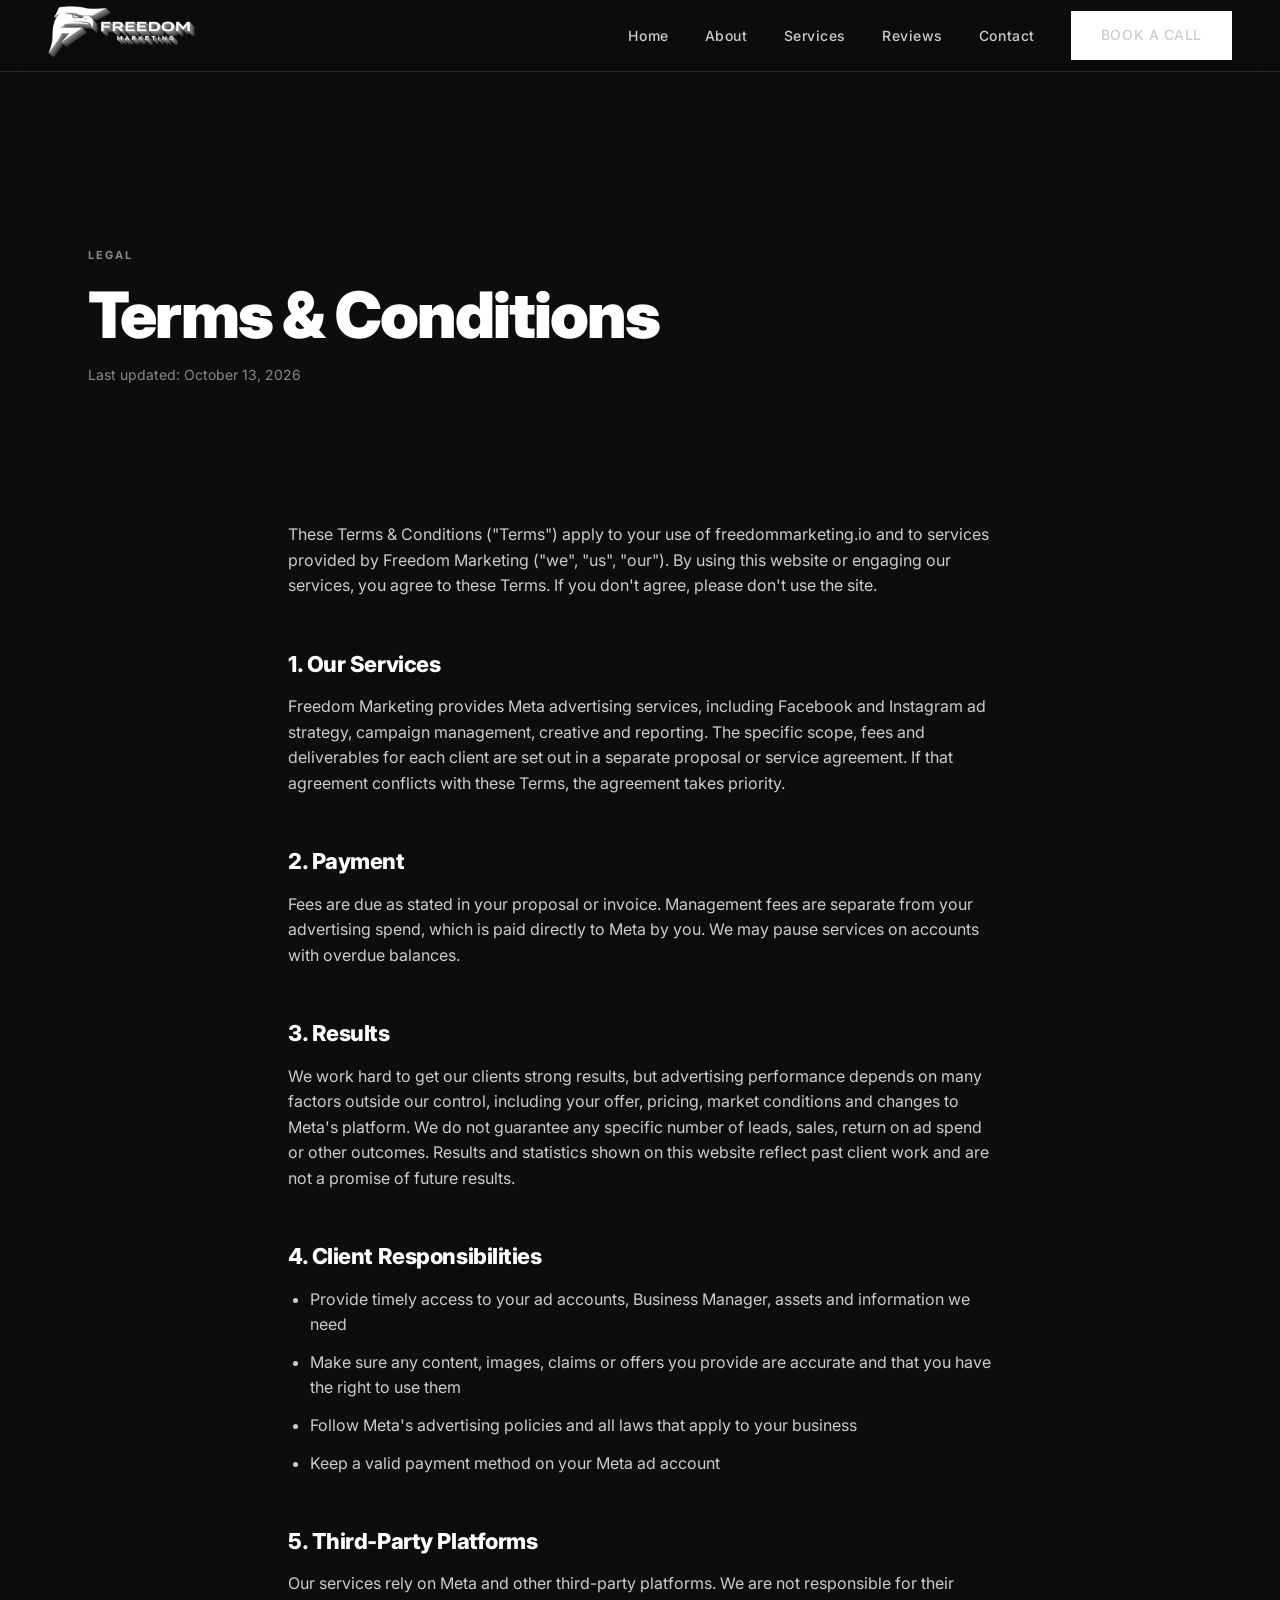
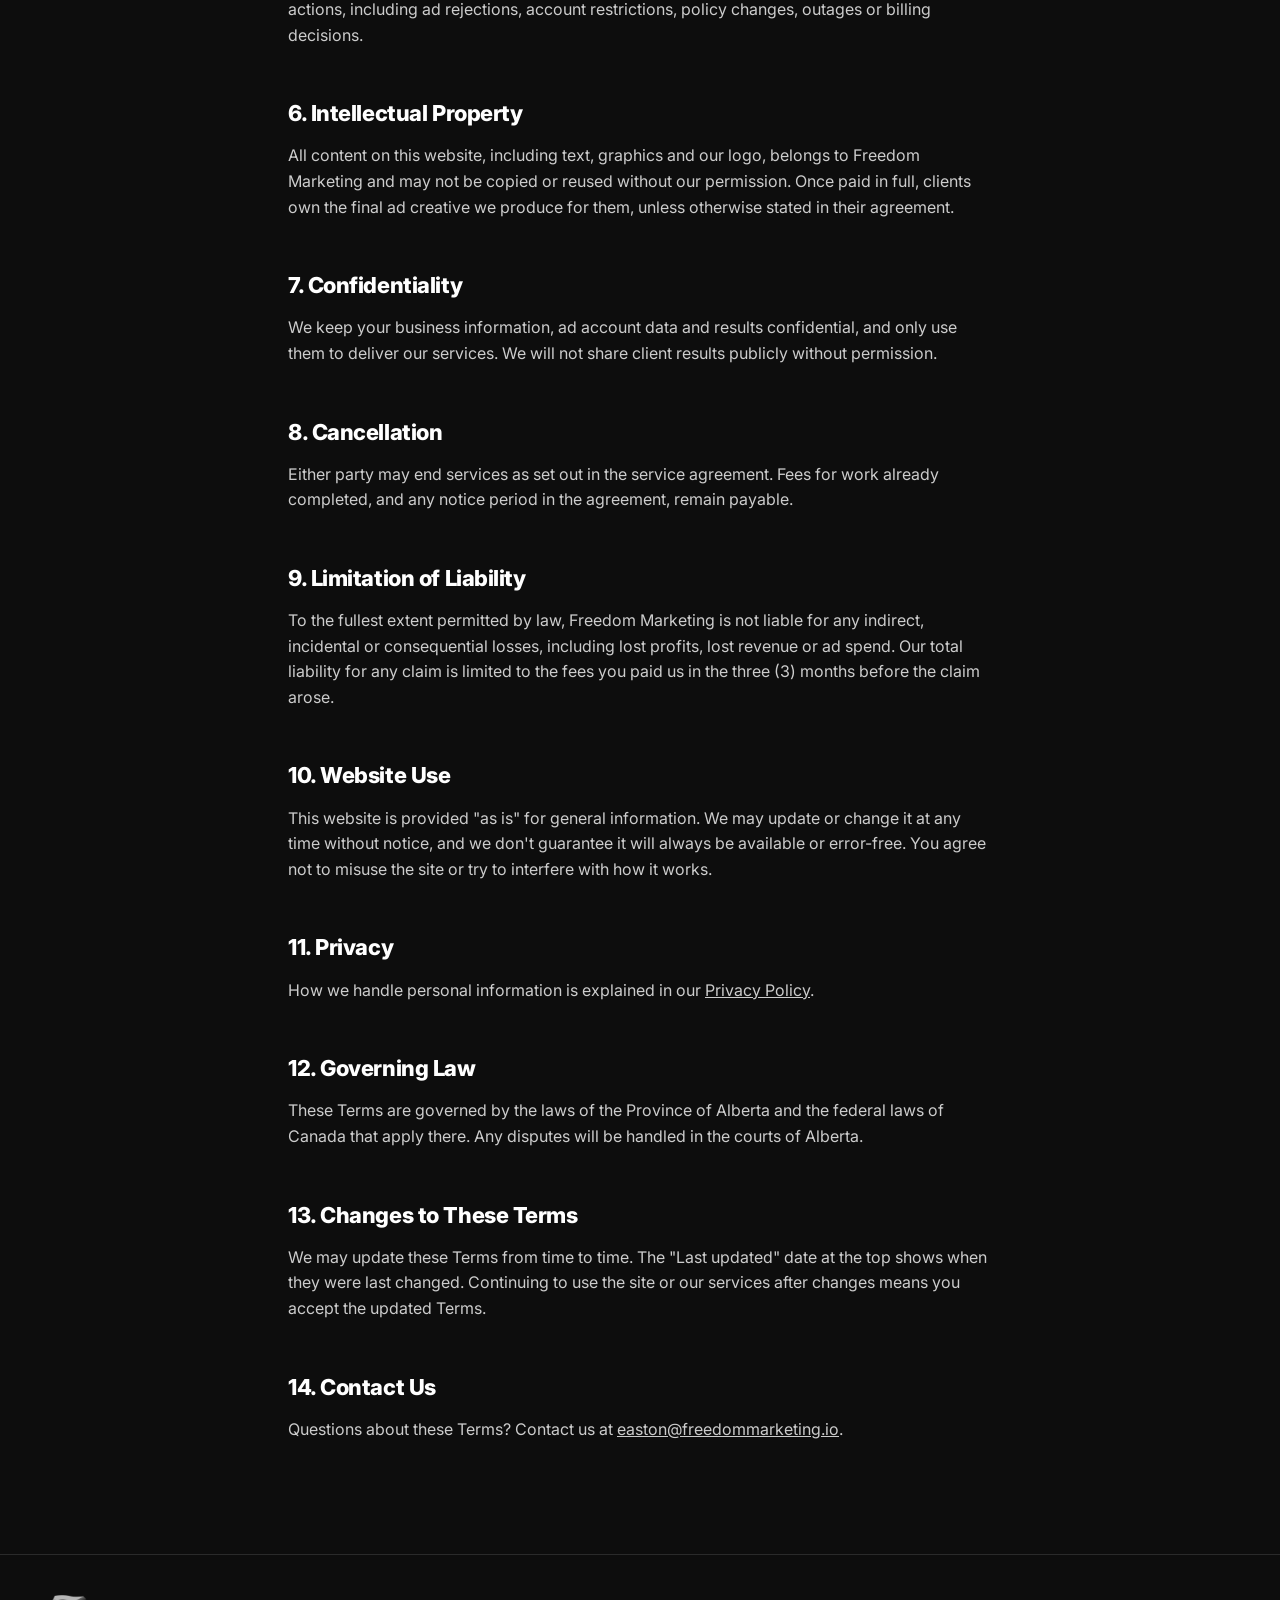
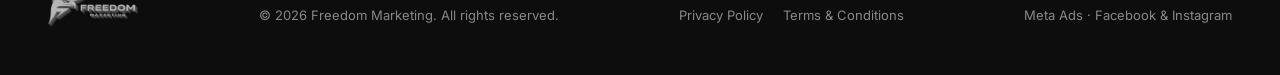
<file: terms.html>
<!DOCTYPE html>
<html lang="en">
<head>
  <meta charset="UTF-8" />
  <meta name="viewport" content="width=device-width, initial-scale=1.0" />
  <title>Terms &amp; Conditions — Freedom Marketing</title>
  <link rel="stylesheet" href="styles.css" />
</head>
<body>

  <!-- NAV -->
  <nav>
    <a class="nav-logo" href="index.html">
      <img src="logo.png" alt="Freedom Marketing" />
    </a>
    <ul class="nav-links" id="navLinks">
      <li><a href="index.html">Home</a></li>
      <li><a href="about.html">About</a></li>
      <li><a href="services.html">Services</a></li>
      <li><a href="reviews.html">Reviews</a></li>
      <li><a href="contact.html">Contact</a></li>
      <li><a href="contact.html#book" class="btn">Book a Call</a></li>
    </ul>
    <div class="hamburger" id="hamburger" onclick="toggleNav()">
      <span></span><span></span><span></span>
    </div>
  </nav>

  <main>

    <!-- LEGAL HERO -->
    <div class="about-hero">
      <span class="section-tag">Legal</span>
      <h2 style="font-size: clamp(36px, 5vw, 64px); font-weight: 900; letter-spacing: -0.03em; line-height: 1.05;">
        Terms &amp; Conditions
      </h2>
      <p class="legal-updated">Last updated: October 13, 2026</p>
    </div>

    <div class="legal">
      <p>These Terms &amp; Conditions ("Terms") apply to your use of freedommarketing.io and to services provided by Freedom Marketing ("we", "us", "our"). By using this website or engaging our services, you agree to these Terms. If you don't agree, please don't use the site.</p>

      <h3>1. Our Services</h3>
      <p>Freedom Marketing provides Meta advertising services, including Facebook and Instagram ad strategy, campaign management, creative and reporting. The specific scope, fees and deliverables for each client are set out in a separate proposal or service agreement. If that agreement conflicts with these Terms, the agreement takes priority.</p>

      <h3>2. Payment</h3>
      <p>Fees are due as stated in your proposal or invoice. Management fees are separate from your advertising spend, which is paid directly to Meta by you. We may pause services on accounts with overdue balances.</p>

      <h3>3. Results</h3>
      <p>We work hard to get our clients strong results, but advertising performance depends on many factors outside our control, including your offer, pricing, market conditions and changes to Meta's platform. We do not guarantee any specific number of leads, sales, return on ad spend or other outcomes. Results and statistics shown on this website reflect past client work and are not a promise of future results.</p>

      <h3>4. Client Responsibilities</h3>
      <ul>
        <li>Provide timely access to your ad accounts, Business Manager, assets and information we need</li>
        <li>Make sure any content, images, claims or offers you provide are accurate and that you have the right to use them</li>
        <li>Follow Meta's advertising policies and all laws that apply to your business</li>
        <li>Keep a valid payment method on your Meta ad account</li>
      </ul>

      <h3>5. Third-Party Platforms</h3>
      <p>Our services rely on Meta and other third-party platforms. We are not responsible for their actions, including ad rejections, account restrictions, policy changes, outages or billing decisions.</p>

      <h3>6. Intellectual Property</h3>
      <p>All content on this website, including text, graphics and our logo, belongs to Freedom Marketing and may not be copied or reused without our permission. Once paid in full, clients own the final ad creative we produce for them, unless otherwise stated in their agreement.</p>

      <h3>7. Confidentiality</h3>
      <p>We keep your business information, ad account data and results confidential, and only use them to deliver our services. We will not share client results publicly without permission.</p>

      <h3>8. Cancellation</h3>
      <p>Either party may end services as set out in the service agreement. Fees for work already completed, and any notice period in the agreement, remain payable.</p>

      <h3>9. Limitation of Liability</h3>
      <p>To the fullest extent permitted by law, Freedom Marketing is not liable for any indirect, incidental or consequential losses, including lost profits, lost revenue or ad spend. Our total liability for any claim is limited to the fees you paid us in the three (3) months before the claim arose.</p>

      <h3>10. Website Use</h3>
      <p>This website is provided "as is" for general information. We may update or change it at any time without notice, and we don't guarantee it will always be available or error-free. You agree not to misuse the site or try to interfere with how it works.</p>

      <h3>11. Privacy</h3>
      <p>How we handle personal information is explained in our <a href="privacy.html">Privacy Policy</a>.</p>

      <h3>12. Governing Law</h3>
      <p>These Terms are governed by the laws of the Province of Alberta and the federal laws of Canada that apply there. Any disputes will be handled in the courts of Alberta.</p>

      <h3>13. Changes to These Terms</h3>
      <p>We may update these Terms from time to time. The "Last updated" date at the top shows when they were last changed. Continuing to use the site or our services after changes means you accept the updated Terms.</p>

      <h3>14. Contact Us</h3>
      <p>Questions about these Terms? Contact us at <a href="mailto:easton@freedommarketing.io">easton@freedommarketing.io</a>.</p>
    </div>

  </main>

  <!-- FOOTER -->
  <footer>
    <div class="footer-logo">
      <img src="logo.png" alt="Freedom Marketing" />
    </div>
    <p>&copy; 2026 Freedom Marketing. All rights reserved.</p>
    <div class="footer-links">
      <a href="privacy.html">Privacy Policy</a>
      <a href="terms.html">Terms &amp; Conditions</a>
    </div>
    <p style="color: var(--gray); font-size: 13px;">Meta Ads · Facebook &amp; Instagram</p>
  </footer>

  <script>
    function toggleNav() {
      document.getElementById('navLinks').classList.toggle('open');
    }
  </script>
</body>
</html>
</file>
<file: styles.css>
@import url('https://fonts.googleapis.com/css2?family=Inter:wght@300;400;500;600;700;800;900&display=swap');

*, *::before, *::after {
  box-sizing: border-box;
  margin: 0;
  padding: 0;
}

:root {
  --bg: #0d0d0d;
  --bg2: #161616;
  --bg3: #1f1f1f;
  --border: #2a2a2a;
  --white: #ffffff;
  --gray: #888888;
  --light: #cccccc;
}

html { scroll-behavior: smooth; }

body {
  background: var(--bg);
  color: var(--white);
  font-family: 'Inter', sans-serif;
  line-height: 1.6;
  -webkit-font-smoothing: antialiased;
}

a { text-decoration: none; color: inherit; }

/* ── NAV ── */
nav {
  position: fixed;
  top: 0; left: 0; right: 0;
  z-index: 100;
  display: flex;
  align-items: center;
  justify-content: space-between;
  padding: 0 48px;
  height: 72px;
  background: rgba(13,13,13,0.92);
  backdrop-filter: blur(12px);
  border-bottom: 1px solid var(--border);
}

.nav-logo img {
  height: 52px;
  width: auto;
}

.nav-links {
  display: flex;
  align-items: center;
  gap: 36px;
  list-style: none;
}

.nav-links a {
  font-size: 14px;
  font-weight: 500;
  color: var(--light);
  letter-spacing: 0.04em;
  transition: color 0.2s;
}

.nav-links a:hover,
.nav-links a.active {
  color: var(--white);
}

.btn {
  display: inline-block;
  padding: 11px 28px;
  background: var(--white);
  color: var(--bg);
  font-size: 14px;
  font-weight: 700;
  letter-spacing: 0.06em;
  text-transform: uppercase;
  border: 2px solid var(--white);
  cursor: pointer;
  transition: background 0.2s, color 0.2s;
}

.btn:hover {
  background: transparent;
  color: var(--white);
}

.btn-outline {
  background: transparent;
  color: var(--white);
}

.btn-outline:hover {
  background: var(--white);
  color: var(--bg);
}

.btn-lg {
  padding: 16px 44px;
  font-size: 15px;
}

/* ── PAGE WRAPPER ── */
main {
  padding-top: 72px;
}

/* ── HERO ── */
.hero {
  min-height: 100vh;
  display: flex;
  flex-direction: column;
  align-items: center;
  justify-content: center;
  text-align: center;
  padding: 80px 24px;
  position: relative;
  overflow: hidden;
  background-image: url('manhattan-skyline.jpg');
  background-size: cover;
  background-position: center bottom;
  background-repeat: no-repeat;
}

.hero::before {
  content: '';
  position: absolute;
  inset: 0;
  background: rgba(13, 13, 13, 0.68);
  z-index: 1;
  pointer-events: none;
}

.hero > * {
  position: relative;
  z-index: 2;
}

.hero-tag {
  display: inline-block;
  font-size: 11px;
  font-weight: 700;
  letter-spacing: 0.18em;
  text-transform: uppercase;
  color: var(--gray);
  border: 1px solid var(--border);
  padding: 6px 18px;
  margin-bottom: 32px;
}

.hero h1 {
  font-size: clamp(42px, 7vw, 80px);
  font-weight: 900;
  line-height: 1.05;
  letter-spacing: -0.03em;
  max-width: 860px;
  margin-bottom: 24px;
}

.hero h1 span {
  color: var(--gray);
}

.hero p {
  font-size: clamp(16px, 2vw, 19px);
  color: var(--light);
  max-width: 560px;
  margin-bottom: 44px;
  font-weight: 400;
}

.hero-logo {
  width: clamp(260px, 40vw, 480px);
  height: auto;
  margin-bottom: 40px;
  filter: drop-shadow(0 0 40px rgba(255,255,255,0.12)) drop-shadow(0 0 80px rgba(255,255,255,0.06));
  animation: logoPulse 4s ease-in-out infinite;
}

@keyframes logoPulse {
  0%, 100% { filter: drop-shadow(0 0 40px rgba(255,255,255,0.12)) drop-shadow(0 0 80px rgba(255,255,255,0.06)); }
  50%       { filter: drop-shadow(0 0 55px rgba(255,255,255,0.22)) drop-shadow(0 0 100px rgba(255,255,255,0.10)); }
}

.hero-cta {
  display: flex;
  gap: 16px;
  flex-wrap: wrap;
  justify-content: center;
}

/* ── STATS BAR ── */
.stats-bar {
  display: flex;
  justify-content: center;
  gap: 0;
  border-top: 1px solid var(--border);
  border-bottom: 1px solid var(--border);
  background: var(--bg2);
}

.stat {
  flex: 1;
  max-width: 280px;
  text-align: center;
  padding: 40px 24px;
  border-right: 1px solid var(--border);
}

.stat:last-child { border-right: none; }

.stat-num {
  font-size: 42px;
  font-weight: 900;
  letter-spacing: -0.03em;
  display: block;
}

.stat-num.stat-text {
  font-size: 22px;
  letter-spacing: -0.01em;
}

.stat-label {
  font-size: 13px;
  color: var(--gray);
  letter-spacing: 0.06em;
  text-transform: uppercase;
  margin-top: 4px;
  display: block;
}

/* ── SECTION ── */
section {
  padding: 100px 48px;
  max-width: 1200px;
  margin: 0 auto;
}

.section-tag {
  font-size: 11px;
  font-weight: 700;
  letter-spacing: 0.18em;
  text-transform: uppercase;
  color: var(--gray);
  display: block;
  margin-bottom: 16px;
}

section h2 {
  font-size: clamp(32px, 4vw, 52px);
  font-weight: 900;
  letter-spacing: -0.03em;
  line-height: 1.1;
  margin-bottom: 20px;
}

section p {
  color: var(--light);
  font-size: 16px;
  max-width: 600px;
}

/* ── DIVIDER ── */
.divider {
  border: none;
  border-top: 1px solid var(--border);
  margin: 0;
}

/* ── CARDS ── */
.cards {
  display: grid;
  grid-template-columns: repeat(auto-fit, minmax(280px, 1fr));
  gap: 1px;
  background: var(--border);
  border: 1px solid var(--border);
  margin-top: 64px;
}

.card {
  background: var(--bg);
  padding: 40px 36px;
  transition: background 0.2s;
}

.card:hover {
  background: var(--bg2);
}

.card-icon {
  font-size: 28px;
  margin-bottom: 20px;
  display: block;
}

.card h3 {
  font-size: 20px;
  font-weight: 700;
  margin-bottom: 12px;
  letter-spacing: -0.01em;
}

.card p {
  font-size: 14px;
  color: var(--gray);
  line-height: 1.7;
  max-width: none;
}

/* ── PROCESS ── */
.process {
  display: grid;
  grid-template-columns: repeat(auto-fit, minmax(220px, 1fr));
  gap: 48px;
  margin-top: 64px;
}

.step {
  position: relative;
}

.step-num {
  font-size: 64px;
  font-weight: 900;
  color: var(--border);
  line-height: 1;
  display: block;
  margin-bottom: 16px;
  letter-spacing: -0.04em;
}

.step h3 {
  font-size: 18px;
  font-weight: 700;
  margin-bottom: 10px;
}

.step p {
  font-size: 14px;
  color: var(--gray);
  max-width: none;
}

/* ── REVIEWS ── */
.reviews {
  display: grid;
  grid-template-columns: repeat(auto-fit, minmax(280px, 1fr));
  gap: 1px;
  background: var(--border);
  border: 1px solid var(--border);
  margin-top: 64px;
}

.review-card {
  background: var(--bg);
  padding: 40px 36px;
  display: flex;
  flex-direction: column;
  gap: 20px;
  transition: background 0.2s;
}

.review-card:hover { background: var(--bg2); }

.stars {
  color: var(--white);
  font-size: 18px;
  letter-spacing: 2px;
}

.review-text {
  font-size: 15px;
  color: var(--light);
  line-height: 1.8;
  font-style: italic;
  flex: 1;
  max-width: none;
}

.reviewer {
  display: flex;
  align-items: center;
  gap: 14px;
  padding-top: 20px;
  border-top: 1px solid var(--border);
}

.reviewer-info {
  display: flex;
  flex-direction: column;
  gap: 3px;
}

.reviewer-name {
  font-size: 14px;
  font-weight: 700;
  color: var(--white);
}

.reviewer-biz {
  font-size: 12px;
  color: var(--gray);
  letter-spacing: 0.04em;
}

/* ── CTA BAND ── */
.cta-band {
  background: var(--white);
  color: var(--bg);
  text-align: center;
  padding: 80px 48px;
}

.cta-band h2 {
  font-size: clamp(28px, 4vw, 48px);
  font-weight: 900;
  letter-spacing: -0.03em;
  margin-bottom: 16px;
  color: var(--bg);
}

.cta-band p {
  color: #444;
  font-size: 17px;
  margin: 0 auto 36px;
  max-width: 500px;
}

.cta-band .btn {
  background: var(--bg);
  color: var(--white);
  border-color: var(--bg);
}

.cta-band .btn:hover {
  background: transparent;
  color: var(--bg);
}

/* ── ABOUT PAGE ── */
.about-hero {
  min-height: 50vh;
  display: flex;
  flex-direction: column;
  justify-content: center;
  padding: 100px 48px 60px;
  max-width: 1200px;
  margin: 0 auto;
}

.about-grid {
  display: grid;
  grid-template-columns: 1fr 1fr;
  gap: 80px;
  align-items: start;
  max-width: 1200px;
  margin: 0 auto;
  padding: 0 48px 100px;
}

.about-grid p {
  font-size: 16px;
  color: var(--light);
  line-height: 1.8;
  max-width: none;
  margin-bottom: 20px;
}

.values-list {
  list-style: none;
  margin-top: 32px;
}

.values-list li {
  padding: 20px 0;
  border-bottom: 1px solid var(--border);
  display: flex;
  gap: 16px;
  align-items: flex-start;
}

.values-list li:first-child {
  border-top: 1px solid var(--border);
}

.val-title {
  font-size: 13px;
  font-weight: 700;
  letter-spacing: 0.08em;
  text-transform: uppercase;
  min-width: 140px;
}

.val-desc {
  font-size: 14px;
  color: var(--gray);
  line-height: 1.6;
}

/* ── SERVICES PAGE ── */
.services-hero {
  min-height: 40vh;
  display: flex;
  flex-direction: column;
  justify-content: center;
  padding: 100px 48px 60px;
  max-width: 1200px;
  margin: 0 auto;
}

.services-grid {
  display: grid;
  grid-template-columns: repeat(auto-fit, minmax(320px, 1fr));
  gap: 1px;
  background: var(--border);
  border: 1px solid var(--border);
  max-width: 1200px;
  margin: 0 auto 80px;
}

.service-card {
  background: var(--bg);
  padding: 48px 40px;
  transition: background 0.2s;
}

.service-card:hover { background: var(--bg2); }

.service-card h3 {
  font-size: 22px;
  font-weight: 800;
  margin-bottom: 16px;
  letter-spacing: -0.02em;
}

.service-card p {
  font-size: 14px;
  color: var(--gray);
  line-height: 1.8;
  max-width: none;
}

.service-card ul {
  list-style: none;
  margin-top: 20px;
}

.service-card ul li {
  font-size: 13px;
  color: var(--light);
  padding: 6px 0;
  border-bottom: 1px solid var(--border);
  display: flex;
  align-items: center;
  gap: 10px;
}

.service-card ul li::before {
  content: '→';
  color: var(--gray);
  font-size: 12px;
}

/* ── CONTACT PAGE ── */
.contact-wrap {
  display: grid;
  grid-template-columns: 1fr 1fr;
  gap: 80px;
  max-width: 1200px;
  margin: 0 auto;
  padding: 100px 48px;
}

.contact-info h2 {
  font-size: clamp(28px, 3.5vw, 44px);
  font-weight: 900;
  letter-spacing: -0.03em;
  margin-bottom: 20px;
}

.contact-info p {
  color: var(--light);
  font-size: 16px;
  line-height: 1.8;
  margin-bottom: 40px;
  max-width: none;
}

.contact-detail {
  display: flex;
  flex-direction: column;
  gap: 16px;
  margin-bottom: 40px;
}

.contact-detail a {
  font-size: 15px;
  color: var(--light);
  transition: color 0.2s;
  display: flex;
  align-items: center;
  gap: 12px;
}

.contact-detail a:hover { color: var(--white); }

.socials {
  display: flex;
  gap: 12px;
  flex-wrap: wrap;
}

.social-link {
  font-size: 12px;
  font-weight: 700;
  letter-spacing: 0.1em;
  text-transform: uppercase;
  padding: 10px 20px;
  border: 1px solid var(--border);
  color: var(--light);
  transition: border-color 0.2s, color 0.2s;
}

.social-link:hover {
  border-color: var(--white);
  color: var(--white);
}

/* ── FORM ── */
form {
  display: flex;
  flex-direction: column;
  gap: 16px;
}

.form-group {
  display: flex;
  flex-direction: column;
  gap: 8px;
}

label {
  font-size: 11px;
  font-weight: 700;
  letter-spacing: 0.12em;
  text-transform: uppercase;
  color: var(--gray);
}

input, textarea, select {
  background: var(--bg2);
  border: 1px solid var(--border);
  color: var(--white);
  font-family: 'Inter', sans-serif;
  font-size: 14px;
  padding: 14px 16px;
  outline: none;
  transition: border-color 0.2s;
  width: 100%;
}

input:focus, textarea:focus, select:focus {
  border-color: var(--white);
}

textarea { resize: vertical; min-height: 130px; }

select option { background: var(--bg2); }

/* ── FOOTER ── */
footer {
  border-top: 1px solid var(--border);
  padding: 40px 48px;
  display: flex;
  align-items: center;
  justify-content: space-between;
  flex-wrap: wrap;
  gap: 16px;
}

.footer-logo img {
  height: 32px;
  opacity: 0.7;
}

footer p {
  font-size: 13px;
  color: var(--gray);
  max-width: none;
}

/* ── MOBILE ── */
.hamburger {
  display: none;
  flex-direction: column;
  gap: 5px;
  cursor: pointer;
  padding: 4px;
}

.hamburger span {
  display: block;
  width: 24px;
  height: 2px;
  background: var(--white);
  transition: all 0.3s;
}

@media (max-width: 768px) {
  nav { padding: 0 24px; }

  .hamburger { display: flex; }

  .nav-links {
    display: none;
    position: fixed;
    top: 72px; left: 0; right: 0;
    background: var(--bg);
    flex-direction: column;
    padding: 24px;
    gap: 24px;
    border-bottom: 1px solid var(--border);
  }

  .nav-links.open { display: flex; }

  .about-grid,
  .contact-wrap {
    grid-template-columns: 1fr;
    gap: 48px;
    padding: 0 24px 80px;
  }

  section { padding: 60px 24px; }

  .about-hero,
  .services-hero { padding: 80px 24px 40px; }

  .stats-bar { flex-wrap: wrap; }
  .stat { min-width: 50%; border-right: none; border-bottom: 1px solid var(--border); }

  .services-grid { margin: 0 24px 60px; }

  footer { padding: 32px 24px; flex-direction: column; align-items: flex-start; }

  .cta-band { padding: 60px 24px; }
}

/* ── LEGAL PAGES ── */
.legal {
  max-width: 800px;
  margin: 0 auto;
  padding: 0 48px 100px;
}

.legal h3 {
  font-size: 22px;
  font-weight: 800;
  letter-spacing: -0.02em;
  margin: 48px 0 12px;
}

.legal p,
.legal li {
  color: var(--light);
  font-size: 16px;
  margin-bottom: 12px;
}

.legal ul {
  padding-left: 22px;
  margin-bottom: 12px;
}

.legal a { text-decoration: underline; }

.legal-updated {
  color: var(--gray);
  font-size: 14px;
  margin-top: 16px;
}

.footer-links {
  display: flex;
  gap: 20px;
  font-size: 13px;
  color: var(--gray);
}

.footer-links a:hover { color: var(--white); }

@media (max-width: 768px) {
  .legal { padding: 0 24px 80px; }
}
</file>
